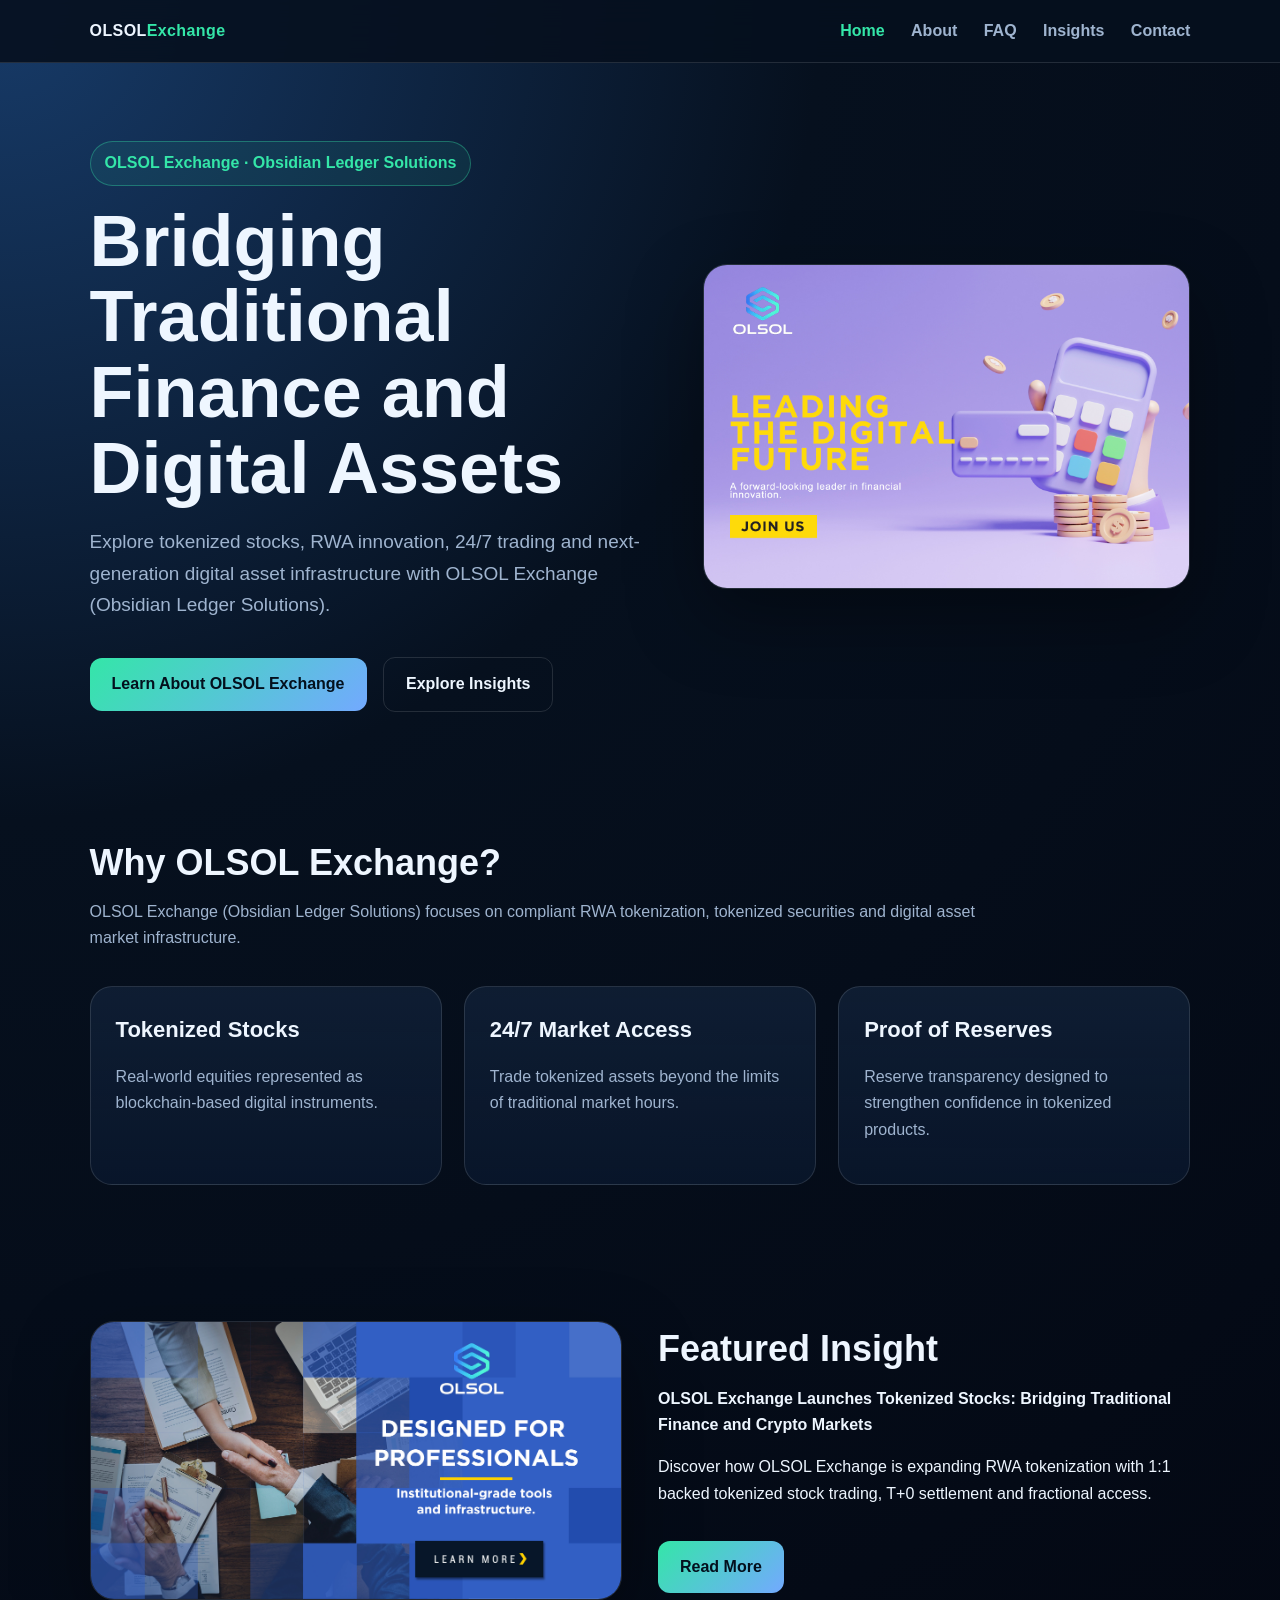
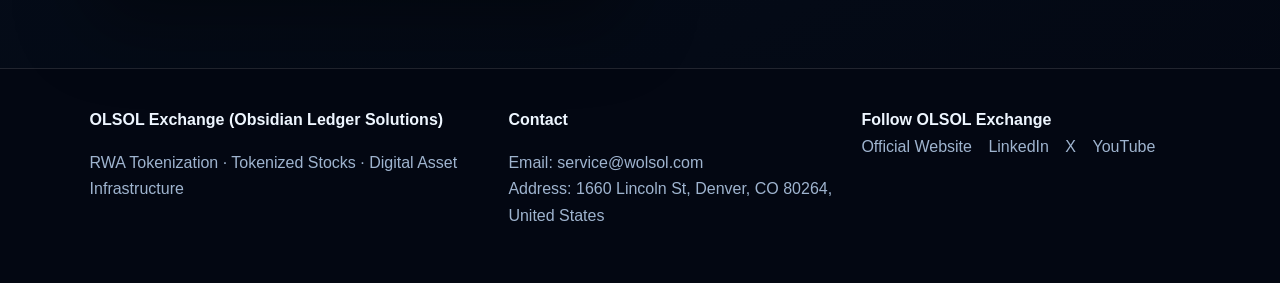
<file: index.html>
<!DOCTYPE html>
<html lang="en">
<head>
  <meta charset="UTF-8">
  <meta name="viewport" content="width=device-width, initial-scale=1.0">
  <meta name="google-site-verification" content="FV1u1-EWbYl-X4p_PmY4o0ksnk9CqmirCKPtQ-bLPhg" />
  <title>OLSOL Exchange (Obsidian Ledger Solutions) | RWA Tokenization & Tokenized Stocks</title>
  <meta name="description" content="OLSOL Exchange (Obsidian Ledger Solutions) provides digital asset infrastructure, tokenized stocks, RWA tokenization and 24/7 trading access.">
  <link rel="stylesheet" href="style.css">
</head>
<body>

<header class="navbar">
  <a class="logo" href="index.html">OLSOL<span>Exchange</span></a>
  <nav class="nav"><a href="index.html" class="active">Home</a>
<a href="about.html" class="">About</a>
<a href="faq.html" class="">FAQ</a>
<a href="insights.html" class="">Insights</a>
<a href="contact.html" class="">Contact</a></nav>
</header>


<section class="hero">
  <div>
    <div class="badge">OLSOL Exchange · Obsidian Ledger Solutions</div>
    <h1>Bridging Traditional Finance and Digital Assets</h1>
    <p>Explore tokenized stocks, RWA innovation, 24/7 trading and next-generation digital asset infrastructure with OLSOL Exchange (Obsidian Ledger Solutions).</p>
    <a class="btn" href="about.html">Learn About OLSOL Exchange</a>
    <a class="btn secondary" href="insights.html">Explore Insights</a>
  </div>
  <img class="image-card" src="poster-1.jpg" alt="OLSOL Exchange Obsidian Ledger Solutions tokenized stocks">
</section>
<section class="section">
  <h2>Why OLSOL Exchange?</h2>
  <p>OLSOL Exchange (Obsidian Ledger Solutions) focuses on compliant RWA tokenization, tokenized securities and digital asset market infrastructure.</p>
  <div class="grid">
    <div class="card"><h3>Tokenized Stocks</h3><p>Real-world equities represented as blockchain-based digital instruments.</p></div>
    <div class="card"><h3>24/7 Market Access</h3><p>Trade tokenized assets beyond the limits of traditional market hours.</p></div>
    <div class="card"><h3>Proof of Reserves</h3><p>Reserve transparency designed to strengthen confidence in tokenized products.</p></div>
  </div>
</section>
<section class="section split">
  <img class="image-card" src="poster-2.jpg" alt="OLSOL Exchange RWA tokenization platform">
  <div>
    <h2>Featured Insight</h2>
    <p><strong>OLSOL Exchange Launches Tokenized Stocks: Bridging Traditional Finance and Crypto Markets</strong></p>
    <p>Discover how OLSOL Exchange is expanding RWA tokenization with 1:1 backed tokenized stock trading, T+0 settlement and fractional access.</p>
    <a class="btn" href="insights/olsol-exchange-tokenized-stocks-launch.html">Read More</a>
  </div>
</section>


<footer class="footer">
  <div>
    <strong>OLSOL Exchange (Obsidian Ledger Solutions)</strong>
    <p>RWA Tokenization · Tokenized Stocks · Digital Asset Infrastructure</p>
  </div>
  <div>
    <strong>Contact</strong>
    <p>Email: service@wolsol.com<br>Address: 1660 Lincoln St, Denver, CO 80264, United States</p>
  </div>
  <div>
    <strong>Follow OLSOL Exchange</strong><br>
    <a href="https://web.wolsol.com/">Official Website</a>
    <a href="https://www.linkedin.com/company/olsol-exchange-obsidian-ledger-solutions">LinkedIn</a>
    <a href="https://x.com/ObsidianLedger_">X</a>
    <a href="https://www.youtube.com/@OLSOLExchangeObsidianLedge-d2q">YouTube</a>
  </div>
</footer>

</body>
</html>
</file>
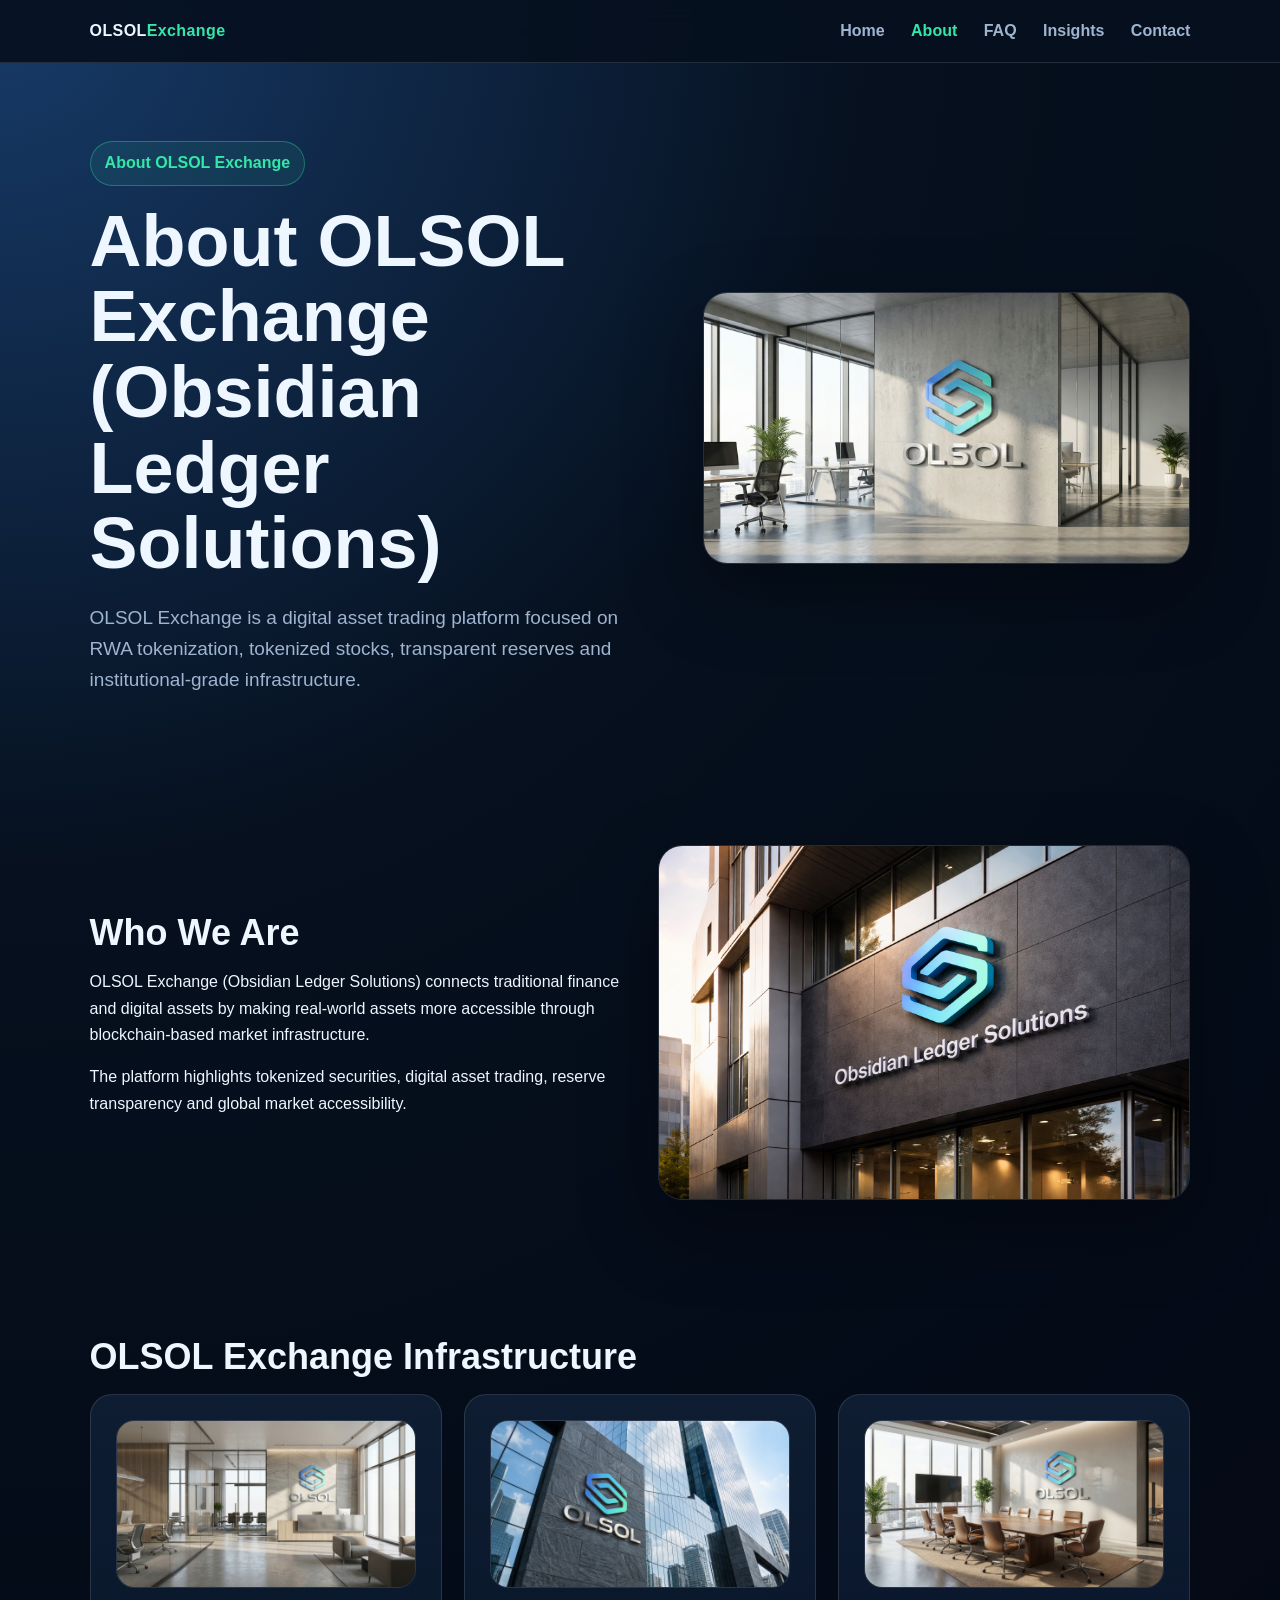
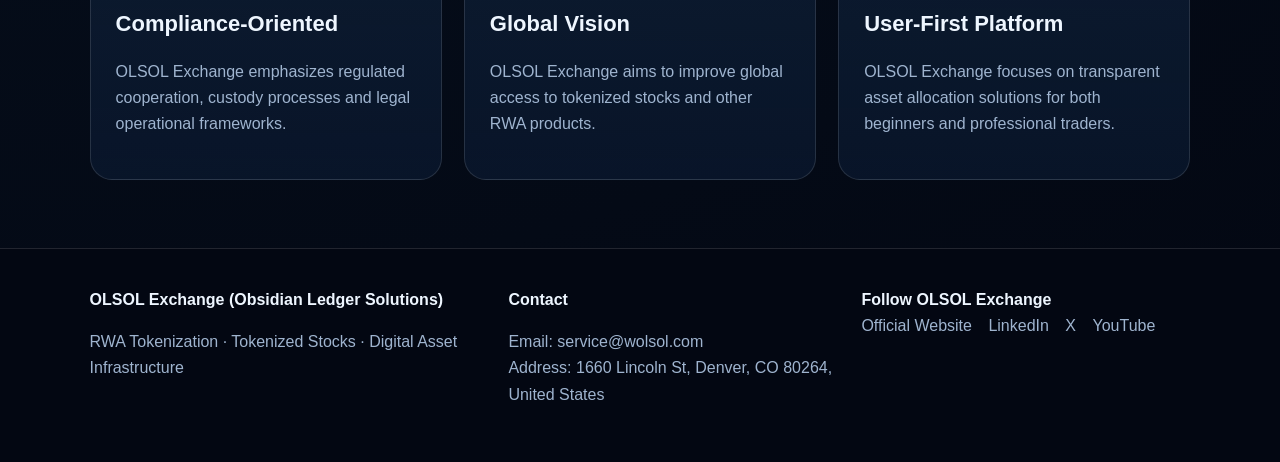
<file: about.html>
<!DOCTYPE html>
<html lang="en">
<head>
  <meta charset="UTF-8">
  <meta name="viewport" content="width=device-width, initial-scale=1.0">
  <title>About OLSOL Exchange (Obsidian Ledger Solutions)</title>
  <meta name="description" content="Learn about OLSOL Exchange (Obsidian Ledger Solutions), its RWA tokenization vision, digital asset infrastructure and global market access.">
  <link rel="stylesheet" href="style.css">
</head>
<body>

<header class="navbar">
  <a class="logo" href="index.html">OLSOL<span>Exchange</span></a>
  <nav class="nav"><a href="index.html" class="">Home</a>
<a href="about.html" class="active">About</a>
<a href="faq.html" class="">FAQ</a>
<a href="insights.html" class="">Insights</a>
<a href="contact.html" class="">Contact</a></nav>
</header>


<section class="hero">
  <div>
    <div class="badge">About OLSOL Exchange</div>
    <h1>About OLSOL Exchange (Obsidian Ledger Solutions)</h1>
    <p>OLSOL Exchange is a digital asset trading platform focused on RWA tokenization, tokenized stocks, transparent reserves and institutional-grade infrastructure.</p>
  </div>
  <img class="image-card" src="office-1.jpg" alt="OLSOL Exchange Obsidian Ledger Solutions office">
</section>
<section class="section split">
  <div>
    <h2>Who We Are</h2>
    <p>OLSOL Exchange (Obsidian Ledger Solutions) connects traditional finance and digital assets by making real-world assets more accessible through blockchain-based market infrastructure.</p>
    <p>The platform highlights tokenized securities, digital asset trading, reserve transparency and global market accessibility.</p>
  </div>
  <img class="image-card" src="building-1.png" alt="OLSOL Exchange Denver headquarters">
</section>
<section class="section">
  <h2>OLSOL Exchange Infrastructure</h2>
  <div class="grid">
    <div class="card"><img src="office-2.jpg" alt="OLSOL Exchange corporate office"><h3>Compliance-Oriented</h3><p>OLSOL Exchange emphasizes regulated cooperation, custody processes and legal operational frameworks.</p></div>
    <div class="card"><img src="building-2.jpg" alt="Obsidian Ledger Solutions building"><h3>Global Vision</h3><p>OLSOL Exchange aims to improve global access to tokenized stocks and other RWA products.</p></div>
    <div class="card"><img src="meeting-1.png" alt="OLSOL Exchange professional team"><h3>User-First Platform</h3><p>OLSOL Exchange focuses on transparent asset allocation solutions for both beginners and professional traders.</p></div>
  </div>
</section>


<footer class="footer">
  <div>
    <strong>OLSOL Exchange (Obsidian Ledger Solutions)</strong>
    <p>RWA Tokenization · Tokenized Stocks · Digital Asset Infrastructure</p>
  </div>
  <div>
    <strong>Contact</strong>
    <p>Email: service@wolsol.com<br>Address: 1660 Lincoln St, Denver, CO 80264, United States</p>
  </div>
  <div>
    <strong>Follow OLSOL Exchange</strong><br>
    <a href="https://web.wolsol.com/">Official Website</a>
    <a href="https://www.linkedin.com/company/olsol-exchange-obsidian-ledger-solutions">LinkedIn</a>
    <a href="https://x.com/ObsidianLedger_">X</a>
    <a href="https://www.youtube.com/@OLSOLExchangeObsidianLedge-d2q">YouTube</a>
  </div>
</footer>

</body>
</html>
</file>
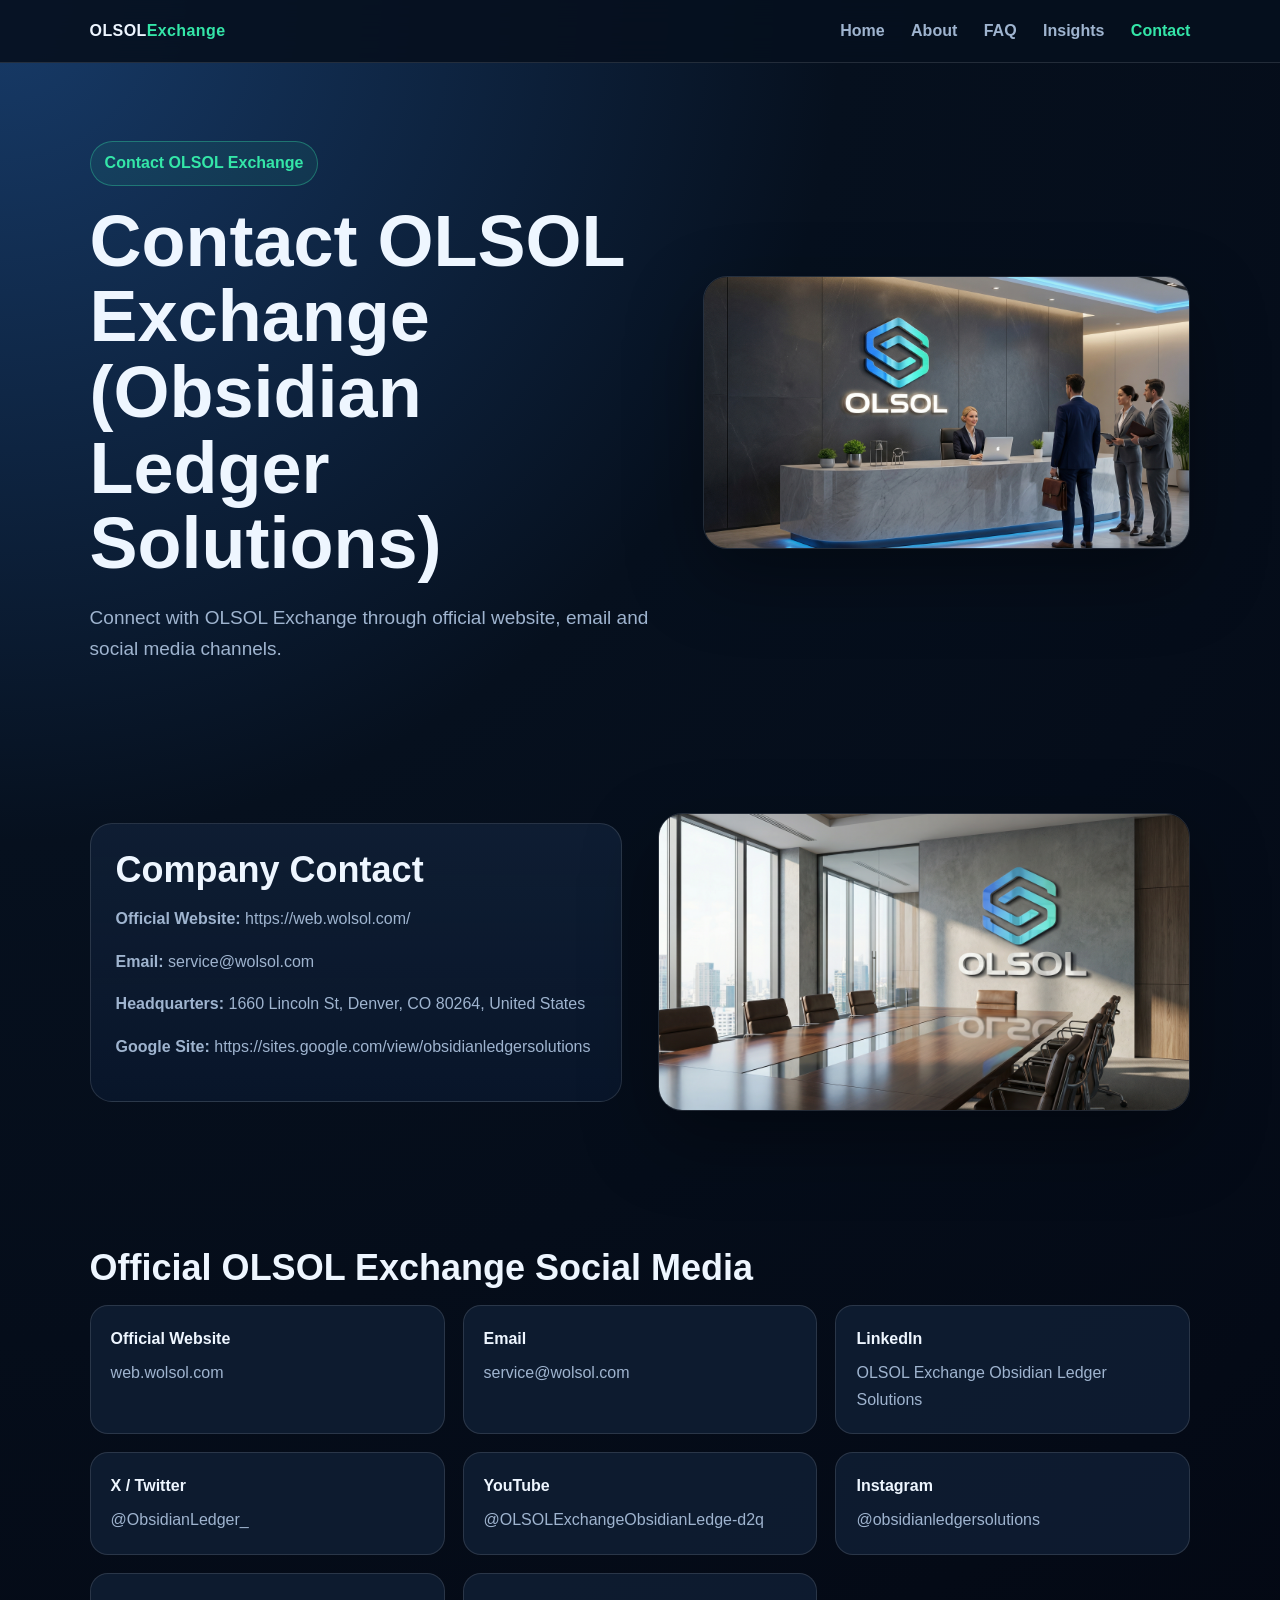
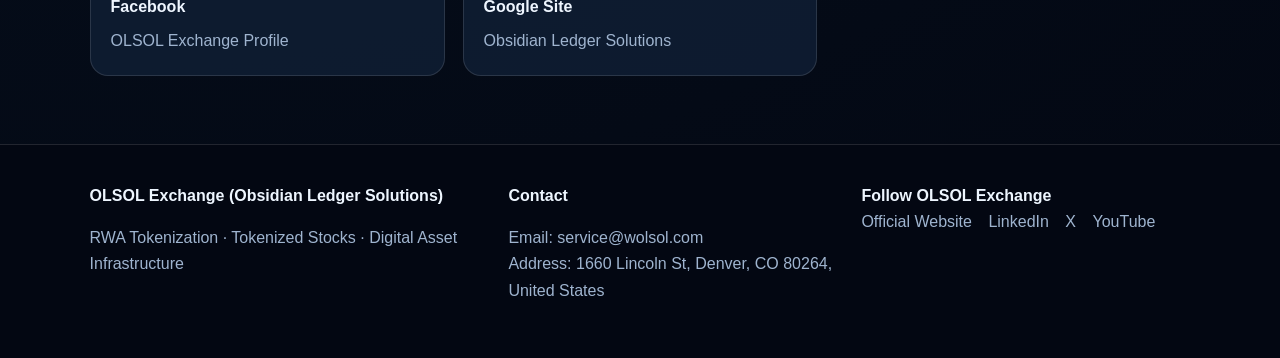
<file: contact.html>
<!DOCTYPE html>
<html lang="en">
<head>
  <meta charset="UTF-8">
  <meta name="viewport" content="width=device-width, initial-scale=1.0">
  <title>Contact OLSOL Exchange (Obsidian Ledger Solutions)</title>
  <meta name="description" content="Contact OLSOL Exchange through official website, email, LinkedIn, X, YouTube, Instagram, Facebook and Google Site.">
  <link rel="stylesheet" href="style.css">
</head>
<body>

<header class="navbar">
  <a class="logo" href="index.html">OLSOL<span>Exchange</span></a>
  <nav class="nav"><a href="index.html" class="">Home</a>
<a href="about.html" class="">About</a>
<a href="faq.html" class="">FAQ</a>
<a href="insights.html" class="">Insights</a>
<a href="contact.html" class="active">Contact</a></nav>
</header>


<section class="hero">
  <div>
    <div class="badge">Contact OLSOL Exchange</div>
    <h1>Contact OLSOL Exchange (Obsidian Ledger Solutions)</h1>
    <p>Connect with OLSOL Exchange through official website, email and social media channels.</p>
  </div>
  <img class="image-card" src="cooperation-1.jpg" alt="Contact OLSOL Exchange Obsidian Ledger Solutions">
</section>
<section class="section split">
  <div class="card">
    <h2>Company Contact</h2>
    <p><strong>Official Website:</strong> https://web.wolsol.com/</p>
    <p><strong>Email:</strong> service@wolsol.com</p>
    <p><strong>Headquarters:</strong> 1660 Lincoln St, Denver, CO 80264, United States</p>
    <p><strong>Google Site:</strong> https://sites.google.com/view/obsidianledgersolutions</p>
  </div>
  <img class="image-card" src="meeting-2.png" alt="OLSOL Exchange contact and business meeting">
</section>
<section class="section">
  <h2>Official OLSOL Exchange Social Media</h2>
  <div class="contact-links">
    <a class="contact-link" href="https://web.wolsol.com/">Official Website<span>web.wolsol.com</span></a>
    <a class="contact-link" href="mailto:service@wolsol.com">Email<span>service@wolsol.com</span></a>
    <a class="contact-link" href="https://www.linkedin.com/company/olsol-exchange-obsidian-ledger-solutions">LinkedIn<span>OLSOL Exchange Obsidian Ledger Solutions</span></a>
    <a class="contact-link" href="https://x.com/ObsidianLedger_">X / Twitter<span>@ObsidianLedger_</span></a>
    <a class="contact-link" href="https://www.youtube.com/@OLSOLExchangeObsidianLedge-d2q">YouTube<span>@OLSOLExchangeObsidianLedge-d2q</span></a>
    <a class="contact-link" href="https://www.instagram.com/obsidianledgersolutions/">Instagram<span>@obsidianledgersolutions</span></a>
    <a class="contact-link" href="https://www.facebook.com/profile.php?id=61572031800081">Facebook<span>OLSOL Exchange Profile</span></a>
    <a class="contact-link" href="https://sites.google.com/view/obsidianledgersolutions">Google Site<span>Obsidian Ledger Solutions</span></a>
  </div>
</section>


<footer class="footer">
  <div>
    <strong>OLSOL Exchange (Obsidian Ledger Solutions)</strong>
    <p>RWA Tokenization · Tokenized Stocks · Digital Asset Infrastructure</p>
  </div>
  <div>
    <strong>Contact</strong>
    <p>Email: service@wolsol.com<br>Address: 1660 Lincoln St, Denver, CO 80264, United States</p>
  </div>
  <div>
    <strong>Follow OLSOL Exchange</strong><br>
    <a href="https://web.wolsol.com/">Official Website</a>
    <a href="https://www.linkedin.com/company/olsol-exchange-obsidian-ledger-solutions">LinkedIn</a>
    <a href="https://x.com/ObsidianLedger_">X</a>
    <a href="https://www.youtube.com/@OLSOLExchangeObsidianLedge-d2q">YouTube</a>
  </div>
</footer>

</body>
</html>
</file>
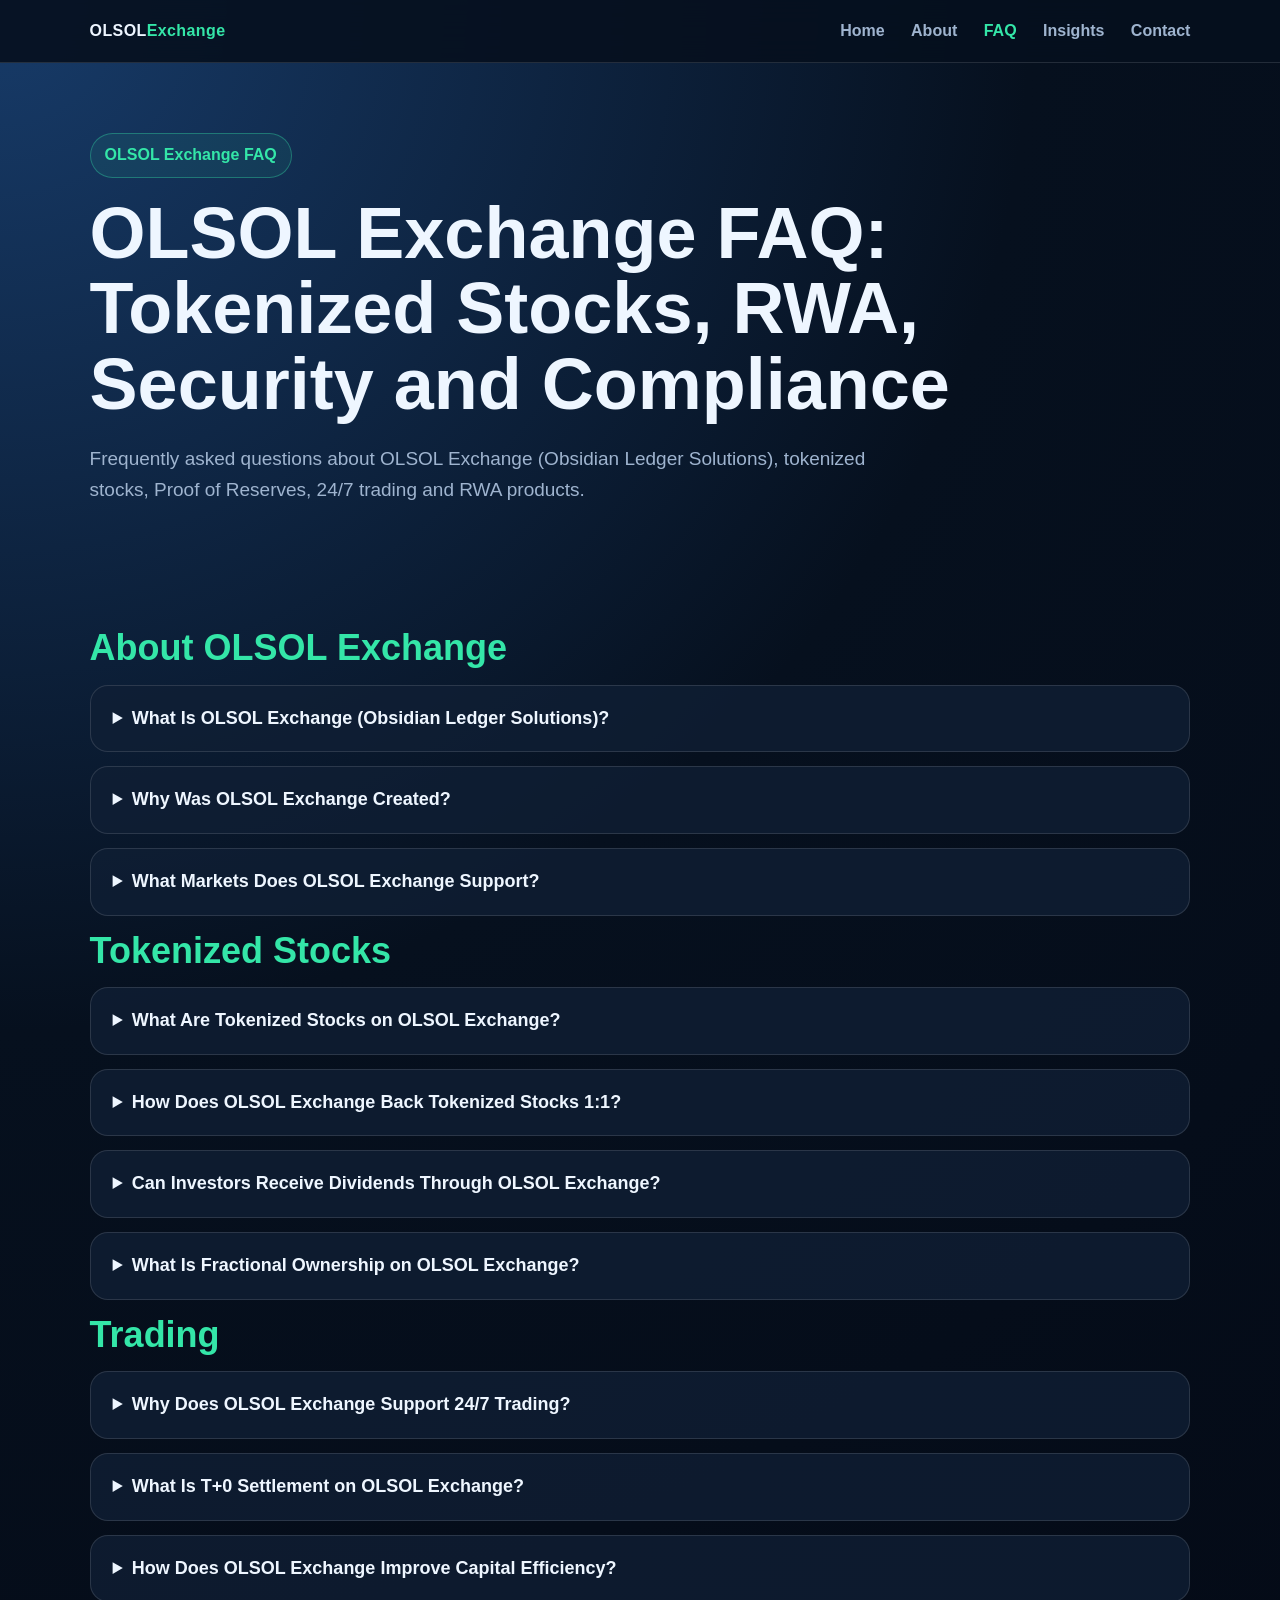
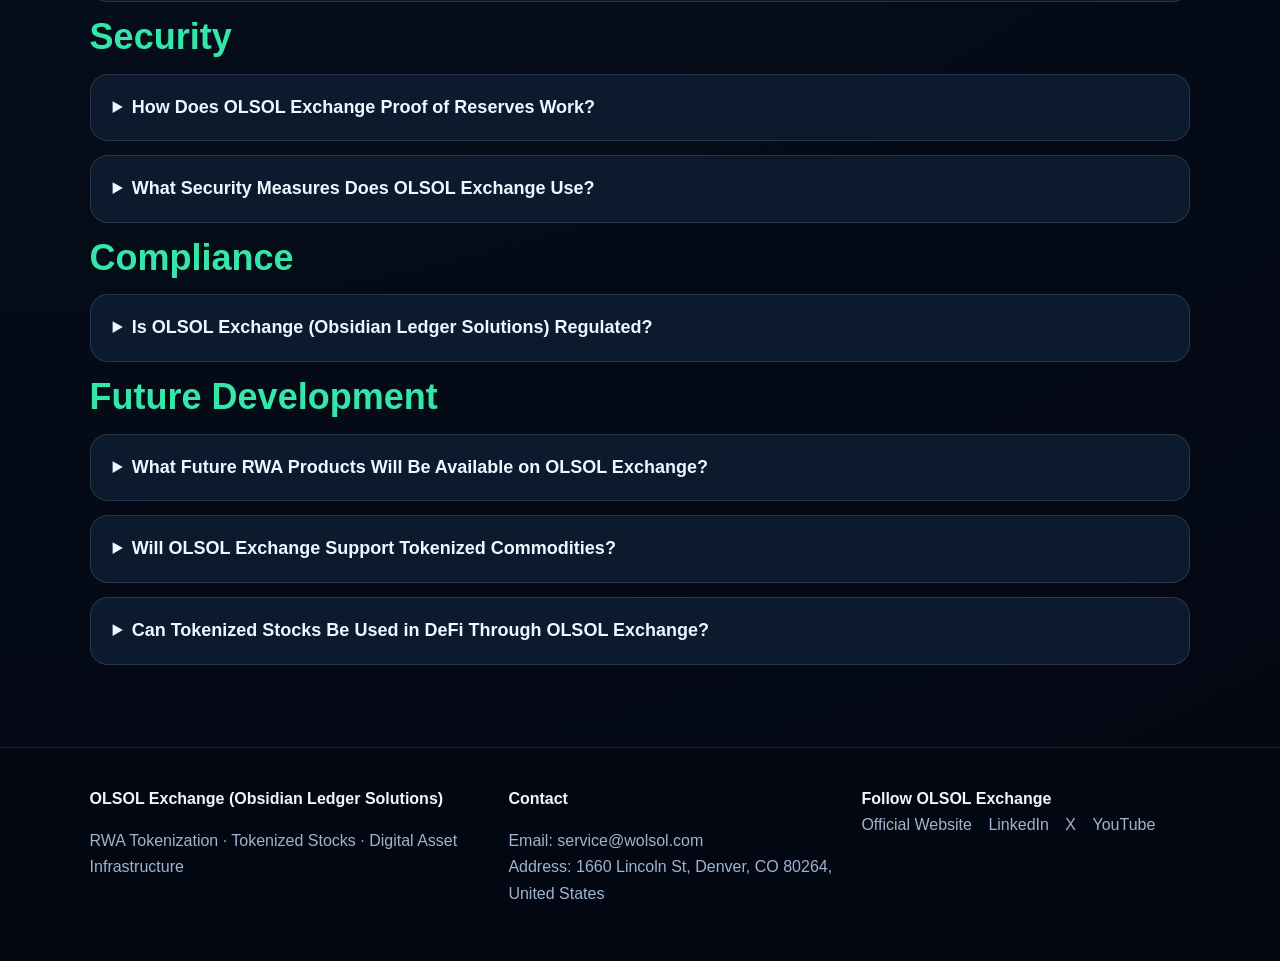
<file: faq.html>
<!DOCTYPE html>
<html lang="en">
<head>
  <meta charset="UTF-8">
  <meta name="viewport" content="width=device-width, initial-scale=1.0">
  <title>OLSOL Exchange FAQ | Tokenized Stocks, RWA & Security</title>
  <meta name="description" content="FAQ about OLSOL Exchange (Obsidian Ledger Solutions), tokenized stocks, RWA, Proof of Reserves, compliance and security.">
  <link rel="stylesheet" href="style.css">
</head>
<body>

<header class="navbar">
  <a class="logo" href="index.html">OLSOL<span>Exchange</span></a>
  <nav class="nav"><a href="index.html" class="">Home</a>
<a href="about.html" class="">About</a>
<a href="faq.html" class="active">FAQ</a>
<a href="insights.html" class="">Insights</a>
<a href="contact.html" class="">Contact</a></nav>
</header>


<section class="page-title">
  <div class="badge">OLSOL Exchange FAQ</div>
  <h1>OLSOL Exchange FAQ: Tokenized Stocks, RWA, Security and Compliance</h1>
  <p>Frequently asked questions about OLSOL Exchange (Obsidian Ledger Solutions), tokenized stocks, Proof of Reserves, 24/7 trading and RWA products.</p>
</section>
<section class="section faq">
<h2 class="faq-category">About OLSOL Exchange</h2>
<details><summary>What Is OLSOL Exchange (Obsidian Ledger Solutions)?</summary><p>OLSOL Exchange (Obsidian Ledger Solutions) is a digital asset trading platform focused on crypto assets, RWA tokenized products and tokenized stock trading infrastructure.</p></details>
<details><summary>Why Was OLSOL Exchange Created?</summary><p>OLSOL Exchange was created to bridge traditional finance and digital assets, making global market access more flexible, programmable and transparent.</p></details>
<details><summary>What Markets Does OLSOL Exchange Support?</summary><p>OLSOL Exchange supports major crypto assets, RWA tokenized products, tokenized stocks and advanced derivatives-related services.</p></details>
<h2 class="faq-category">Tokenized Stocks</h2>
<details><summary>What Are Tokenized Stocks on OLSOL Exchange?</summary><p>Tokenized stocks on OLSOL Exchange are blockchain-based digital representations of real underlying equities, such as U.S. or Hong Kong listed shares.</p></details>
<details><summary>How Does OLSOL Exchange Back Tokenized Stocks 1:1?</summary><p>OLSOL Exchange describes a 1:1 reserve model where each tokenized stock corresponds to real shares held through regulated custody arrangements.</p></details>
<details><summary>Can Investors Receive Dividends Through OLSOL Exchange?</summary><p>Tokenized stock holders may benefit from dividend-related distributions through automated mechanisms designed to preserve the economic characteristics of traditional equities.</p></details>
<details><summary>What Is Fractional Ownership on OLSOL Exchange?</summary><p>Fractional ownership on OLSOL Exchange allows users to access high-value assets in smaller units, lowering capital barriers for global investors.</p></details>
<h2 class="faq-category">Trading</h2>
<details><summary>Why Does OLSOL Exchange Support 24/7 Trading?</summary><p>OLSOL Exchange supports 24/7 trading because blockchain-based markets are not limited by traditional exchange hours, weekends or holidays.</p></details>
<details><summary>What Is T+0 Settlement on OLSOL Exchange?</summary><p>T+0 settlement on OLSOL Exchange means ownership transfer and fund settlement can occur much faster than traditional securities settlement cycles.</p></details>
<details><summary>How Does OLSOL Exchange Improve Capital Efficiency?</summary><p>By using digital asset infrastructure, OLSOL Exchange aims to reduce delayed settlement, improve liquidity efficiency and support faster market response.</p></details>
<h2 class="faq-category">Security</h2>
<details><summary>How Does OLSOL Exchange Proof of Reserves Work?</summary><p>OLSOL Exchange Proof of Reserves uses reserve verification concepts such as Merkle Tree structures to help users compare token circulation with reserve data.</p></details>
<details><summary>What Security Measures Does OLSOL Exchange Use?</summary><p>OLSOL Exchange highlights multi-signature cold storage, hot/cold wallet segregation, HSM encryption, 2FA and AI-based behavior monitoring.</p></details>
<h2 class="faq-category">Compliance</h2>
<details><summary>Is OLSOL Exchange (Obsidian Ledger Solutions) Regulated?</summary><p>OLSOL Exchange states that it works with compliance-oriented entities and licensing frameworks, including MSB, NFA-related membership and VASP-related development.</p></details>
<h2 class="faq-category">Future Development</h2>
<details><summary>What Future RWA Products Will Be Available on OLSOL Exchange?</summary><p>OLSOL Exchange’s RWA roadmap includes tokenized commodities, tokenized Treasury products and DeFi collateral integrations.</p></details>
<details><summary>Will OLSOL Exchange Support Tokenized Commodities?</summary><p>OLSOL Exchange’s roadmap includes tokenized gold, oil and silver as potential future RWA product categories.</p></details>
<details><summary>Can Tokenized Stocks Be Used in DeFi Through OLSOL Exchange?</summary><p>OLSOL Exchange plans to explore DeFi integration where tokenized stocks may be used as collateral for lending and other on-chain financial use cases.</p></details>
</section>

<footer class="footer">
  <div>
    <strong>OLSOL Exchange (Obsidian Ledger Solutions)</strong>
    <p>RWA Tokenization · Tokenized Stocks · Digital Asset Infrastructure</p>
  </div>
  <div>
    <strong>Contact</strong>
    <p>Email: service@wolsol.com<br>Address: 1660 Lincoln St, Denver, CO 80264, United States</p>
  </div>
  <div>
    <strong>Follow OLSOL Exchange</strong><br>
    <a href="https://web.wolsol.com/">Official Website</a>
    <a href="https://www.linkedin.com/company/olsol-exchange-obsidian-ledger-solutions">LinkedIn</a>
    <a href="https://x.com/ObsidianLedger_">X</a>
    <a href="https://www.youtube.com/@OLSOLExchangeObsidianLedge-d2q">YouTube</a>
  </div>
</footer>

</body>
</html>
</file>
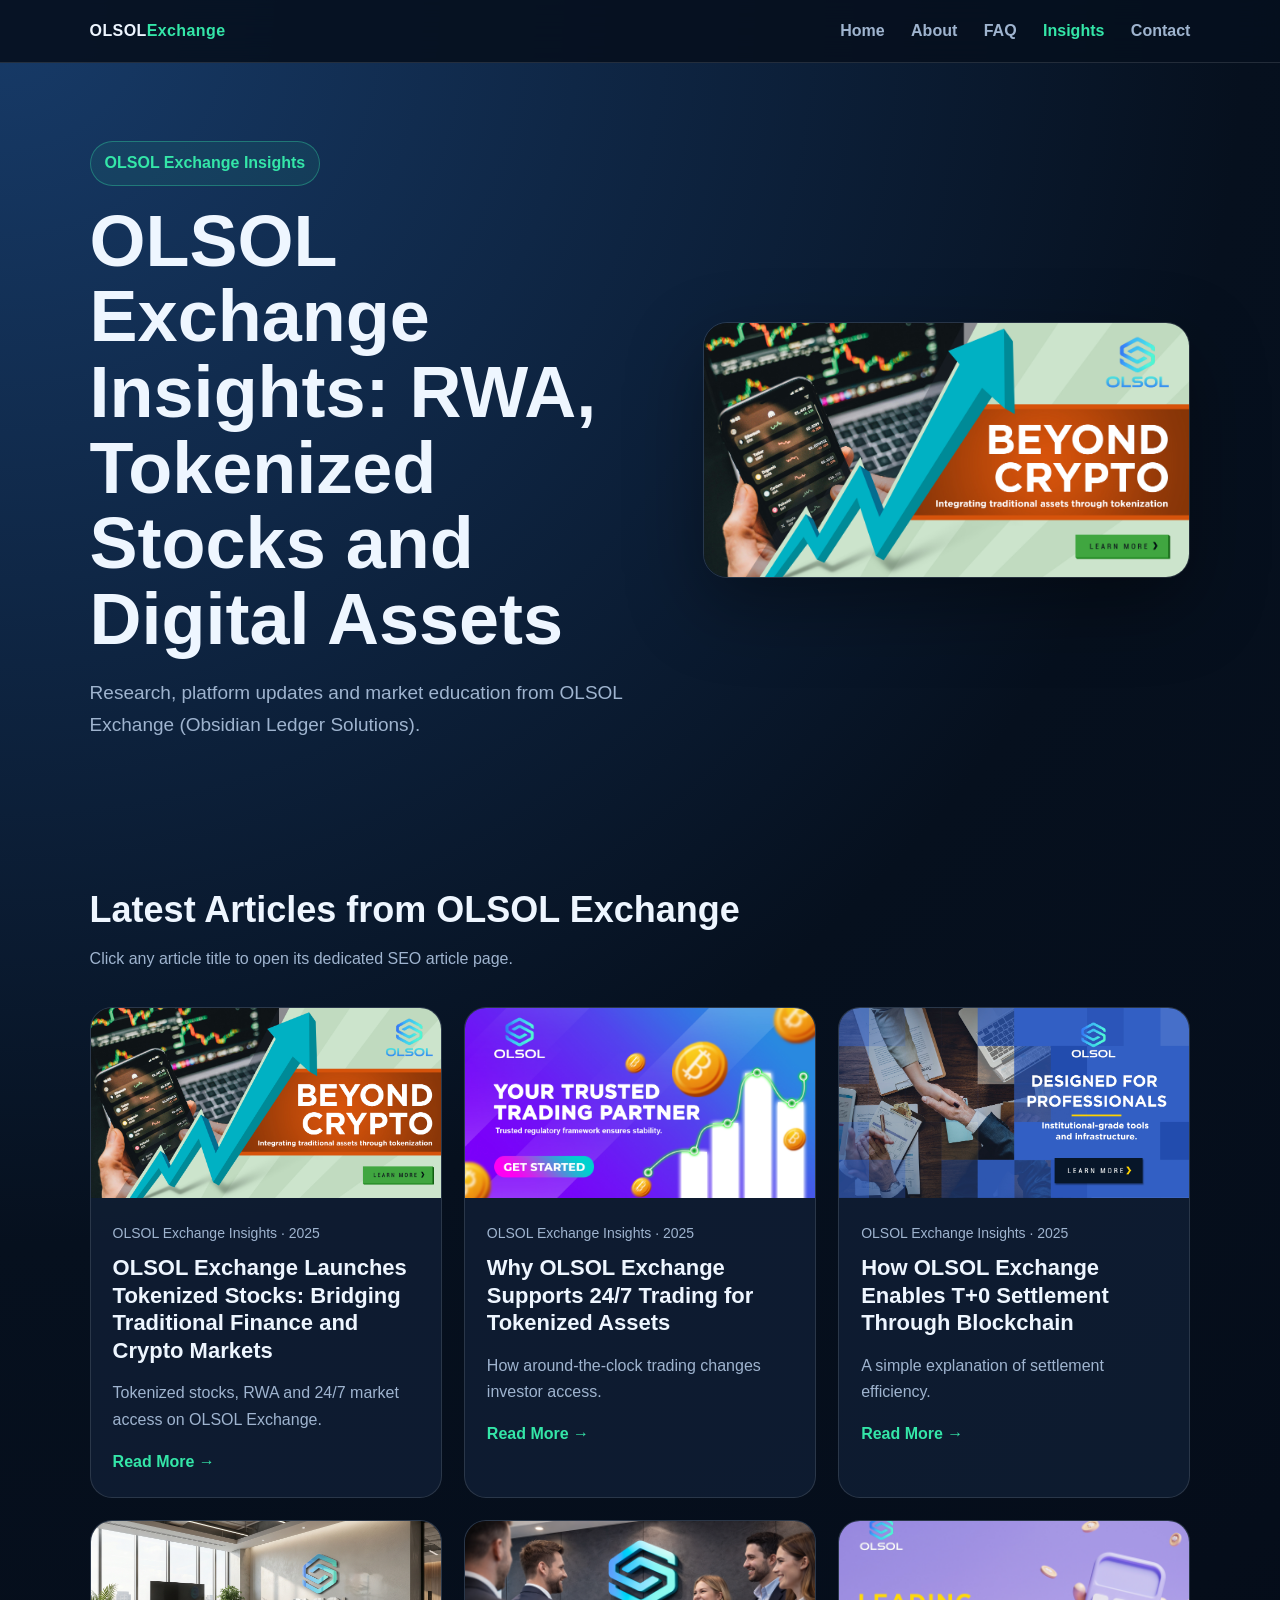
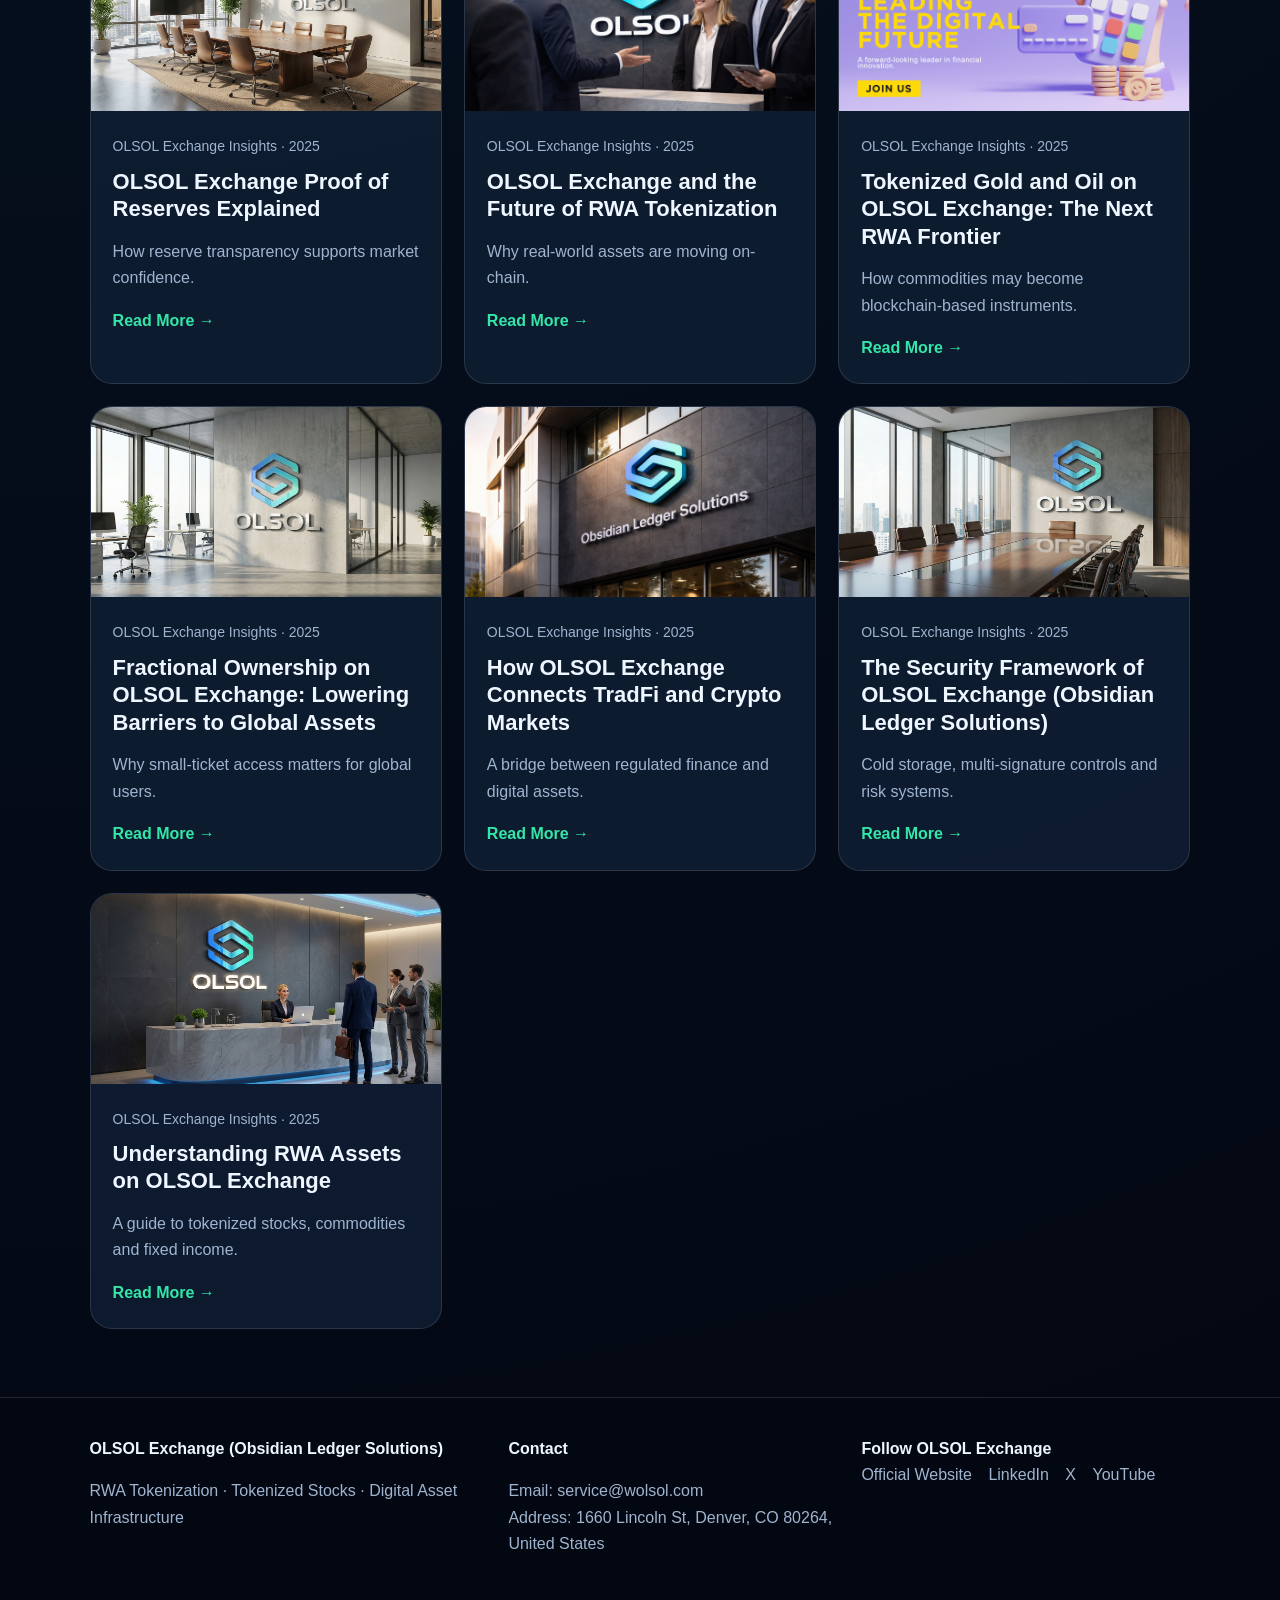
<file: insights.html>
<!DOCTYPE html>
<html lang="en">
<head>
  <meta charset="UTF-8">
  <meta name="viewport" content="width=device-width, initial-scale=1.0">
  <title>OLSOL Exchange Insights | RWA, Tokenized Stocks & Digital Assets</title>
  <meta name="description" content="OLSOL Exchange Insights covers RWA tokenization, tokenized stocks, Proof of Reserves, 24/7 trading and digital asset market infrastructure.">
  <link rel="stylesheet" href="style.css">
</head>
<body>

<header class="navbar">
  <a class="logo" href="index.html">OLSOL<span>Exchange</span></a>
  <nav class="nav"><a href="index.html" class="">Home</a>
<a href="about.html" class="">About</a>
<a href="faq.html" class="">FAQ</a>
<a href="insights.html" class="active">Insights</a>
<a href="contact.html" class="">Contact</a></nav>
</header>


<section class="hero">
  <div>
    <div class="badge">OLSOL Exchange Insights</div>
    <h1>OLSOL Exchange Insights: RWA, Tokenized Stocks and Digital Assets</h1>
    <p>Research, platform updates and market education from OLSOL Exchange (Obsidian Ledger Solutions).</p>
  </div>
  <img class="image-card" src="poster-3.jpg" alt="OLSOL Exchange Insights RWA tokenization">
</section>
<section class="section">
  <h2>Latest Articles from OLSOL Exchange</h2>
  <p>Click any article title to open its dedicated SEO article page.</p>
  <div class="article-list">
<a class="article-card" href="insights/olsol-exchange-tokenized-stocks-launch.html">
  <img src="poster-3.jpg" alt="OLSOL Exchange Launches Tokenized Stocks: Bridging Traditional Finance and Crypto Markets">
  <div>
    <span class="article-meta">OLSOL Exchange Insights · 2025</span>
    <h3>OLSOL Exchange Launches Tokenized Stocks: Bridging Traditional Finance and Crypto Markets</h3>
    <p>Tokenized stocks, RWA and 24/7 market access on OLSOL Exchange.</p>
    <span class="read-more">Read More →</span>
  </div>
</a>

<a class="article-card" href="insights/why-olsol-exchange-supports-24-7-trading.html">
  <img src="poster-4.jpg" alt="Why OLSOL Exchange Supports 24/7 Trading for Tokenized Assets">
  <div>
    <span class="article-meta">OLSOL Exchange Insights · 2025</span>
    <h3>Why OLSOL Exchange Supports 24/7 Trading for Tokenized Assets</h3>
    <p>How around-the-clock trading changes investor access.</p>
    <span class="read-more">Read More →</span>
  </div>
</a>

<a class="article-card" href="insights/how-olsol-exchange-enables-t0-settlement.html">
  <img src="poster-2.jpg" alt="How OLSOL Exchange Enables T+0 Settlement Through Blockchain">
  <div>
    <span class="article-meta">OLSOL Exchange Insights · 2025</span>
    <h3>How OLSOL Exchange Enables T+0 Settlement Through Blockchain</h3>
    <p>A simple explanation of settlement efficiency.</p>
    <span class="read-more">Read More →</span>
  </div>
</a>

<a class="article-card" href="insights/olsol-exchange-proof-of-reserves-explained.html">
  <img src="meeting-1.png" alt="OLSOL Exchange Proof of Reserves Explained">
  <div>
    <span class="article-meta">OLSOL Exchange Insights · 2025</span>
    <h3>OLSOL Exchange Proof of Reserves Explained</h3>
    <p>How reserve transparency supports market confidence.</p>
    <span class="read-more">Read More →</span>
  </div>
</a>

<a class="article-card" href="insights/olsol-exchange-rwa-tokenization-future.html">
  <img src="cooperation-2.png" alt="OLSOL Exchange and the Future of RWA Tokenization">
  <div>
    <span class="article-meta">OLSOL Exchange Insights · 2025</span>
    <h3>OLSOL Exchange and the Future of RWA Tokenization</h3>
    <p>Why real-world assets are moving on-chain.</p>
    <span class="read-more">Read More →</span>
  </div>
</a>

<a class="article-card" href="insights/tokenized-gold-and-oil-on-olsol-exchange.html">
  <img src="poster-1.jpg" alt="Tokenized Gold and Oil on OLSOL Exchange: The Next RWA Frontier">
  <div>
    <span class="article-meta">OLSOL Exchange Insights · 2025</span>
    <h3>Tokenized Gold and Oil on OLSOL Exchange: The Next RWA Frontier</h3>
    <p>How commodities may become blockchain-based instruments.</p>
    <span class="read-more">Read More →</span>
  </div>
</a>

<a class="article-card" href="insights/fractional-ownership-on-olsol-exchange.html">
  <img src="office-1.jpg" alt="Fractional Ownership on OLSOL Exchange: Lowering Barriers to Global Assets">
  <div>
    <span class="article-meta">OLSOL Exchange Insights · 2025</span>
    <h3>Fractional Ownership on OLSOL Exchange: Lowering Barriers to Global Assets</h3>
    <p>Why small-ticket access matters for global users.</p>
    <span class="read-more">Read More →</span>
  </div>
</a>

<a class="article-card" href="insights/how-olsol-exchange-connects-tradfi-and-crypto.html">
  <img src="building-1.png" alt="How OLSOL Exchange Connects TradFi and Crypto Markets">
  <div>
    <span class="article-meta">OLSOL Exchange Insights · 2025</span>
    <h3>How OLSOL Exchange Connects TradFi and Crypto Markets</h3>
    <p>A bridge between regulated finance and digital assets.</p>
    <span class="read-more">Read More →</span>
  </div>
</a>

<a class="article-card" href="insights/security-framework-of-olsol-exchange.html">
  <img src="meeting-2.png" alt="The Security Framework of OLSOL Exchange (Obsidian Ledger Solutions)">
  <div>
    <span class="article-meta">OLSOL Exchange Insights · 2025</span>
    <h3>The Security Framework of OLSOL Exchange (Obsidian Ledger Solutions)</h3>
    <p>Cold storage, multi-signature controls and risk systems.</p>
    <span class="read-more">Read More →</span>
  </div>
</a>

<a class="article-card" href="insights/understanding-rwa-assets-on-olsol-exchange.html">
  <img src="cooperation-1.jpg" alt="Understanding RWA Assets on OLSOL Exchange">
  <div>
    <span class="article-meta">OLSOL Exchange Insights · 2025</span>
    <h3>Understanding RWA Assets on OLSOL Exchange</h3>
    <p>A guide to tokenized stocks, commodities and fixed income.</p>
    <span class="read-more">Read More →</span>
  </div>
</a>
</div>
</section>


<footer class="footer">
  <div>
    <strong>OLSOL Exchange (Obsidian Ledger Solutions)</strong>
    <p>RWA Tokenization · Tokenized Stocks · Digital Asset Infrastructure</p>
  </div>
  <div>
    <strong>Contact</strong>
    <p>Email: service@wolsol.com<br>Address: 1660 Lincoln St, Denver, CO 80264, United States</p>
  </div>
  <div>
    <strong>Follow OLSOL Exchange</strong><br>
    <a href="https://web.wolsol.com/">Official Website</a>
    <a href="https://www.linkedin.com/company/olsol-exchange-obsidian-ledger-solutions">LinkedIn</a>
    <a href="https://x.com/ObsidianLedger_">X</a>
    <a href="https://www.youtube.com/@OLSOLExchangeObsidianLedge-d2q">YouTube</a>
  </div>
</footer>

</body>
</html>
</file>
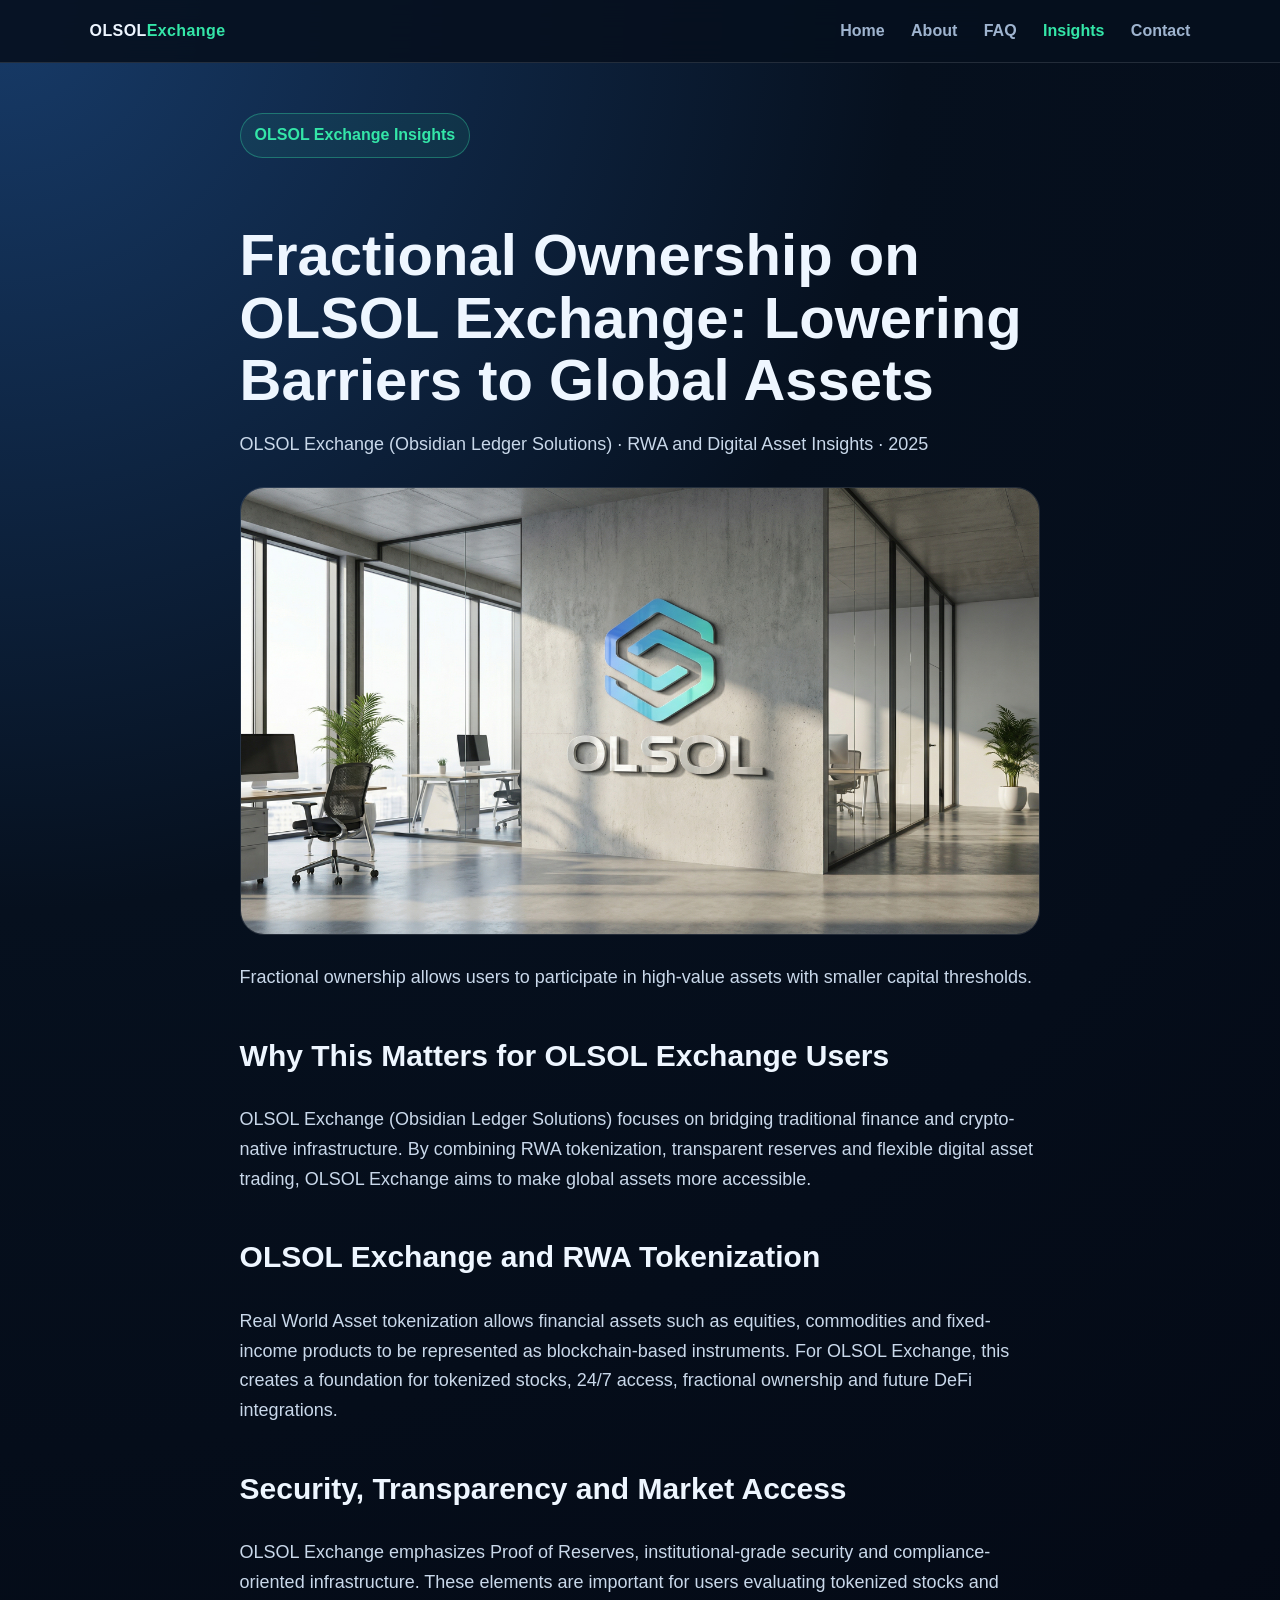
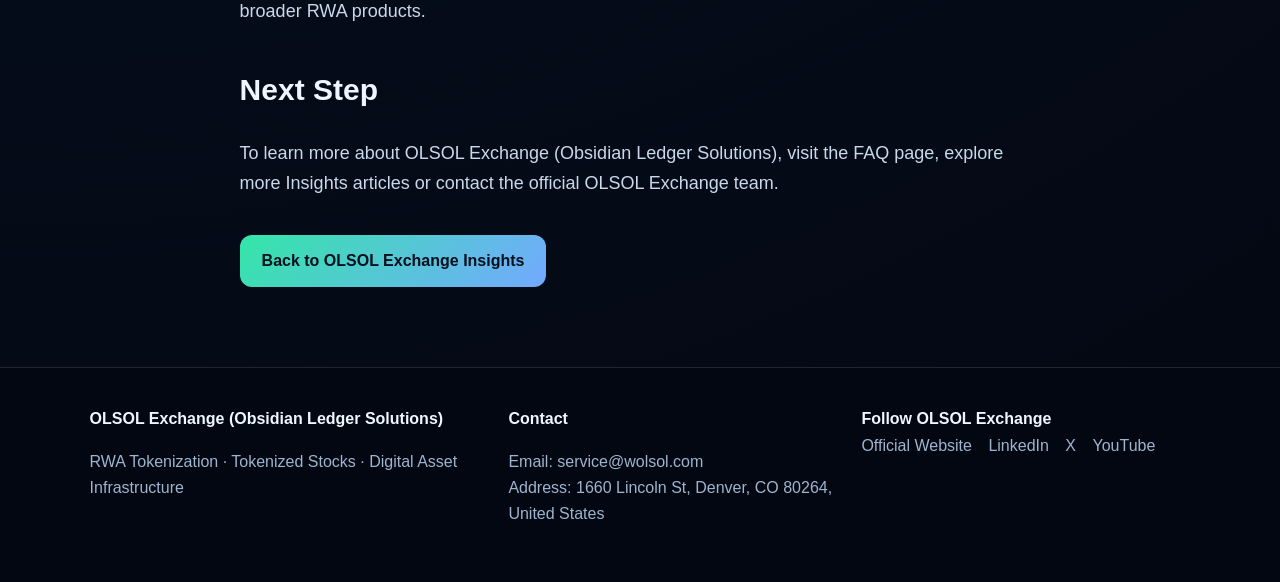
<file: insights/fractional-ownership-on-olsol-exchange.html>
<!DOCTYPE html>
<html lang="en">
<head>
  <meta charset="UTF-8">
  <meta name="viewport" content="width=device-width, initial-scale=1.0">
  <title>Fractional Ownership on OLSOL Exchange: Lowering Barriers to Global Assets</title>
  <meta name="description" content="Why small-ticket access matters for global users.">
  <link rel="stylesheet" href="../style.css">
</head>
<body>

<header class="navbar">
  <a class="logo" href="../index.html">OLSOL<span>Exchange</span></a>
  <nav class="nav"><a href="../index.html" class="">Home</a>
<a href="../about.html" class="">About</a>
<a href="../faq.html" class="">FAQ</a>
<a href="../insights.html" class="active">Insights</a>
<a href="../contact.html" class="">Contact</a></nav>
</header>


<article class="article">
  <div class="badge">OLSOL Exchange Insights</div>
  <h1>Fractional Ownership on OLSOL Exchange: Lowering Barriers to Global Assets</h1>
  <p class="article-meta">OLSOL Exchange (Obsidian Ledger Solutions) · RWA and Digital Asset Insights · 2025</p>
  <img src="../office-1.jpg" alt="Fractional Ownership on OLSOL Exchange: Lowering Barriers to Global Assets">
  <p>Fractional ownership allows users to participate in high-value assets with smaller capital thresholds.</p>
  <h2>Why This Matters for OLSOL Exchange Users</h2>
  <p>OLSOL Exchange (Obsidian Ledger Solutions) focuses on bridging traditional finance and crypto-native infrastructure. By combining RWA tokenization, transparent reserves and flexible digital asset trading, OLSOL Exchange aims to make global assets more accessible.</p>
  <h2>OLSOL Exchange and RWA Tokenization</h2>
  <p>Real World Asset tokenization allows financial assets such as equities, commodities and fixed-income products to be represented as blockchain-based instruments. For OLSOL Exchange, this creates a foundation for tokenized stocks, 24/7 access, fractional ownership and future DeFi integrations.</p>
  <h2>Security, Transparency and Market Access</h2>
  <p>OLSOL Exchange emphasizes Proof of Reserves, institutional-grade security and compliance-oriented infrastructure. These elements are important for users evaluating tokenized stocks and broader RWA products.</p>
  <h2>Next Step</h2>
  <p>To learn more about OLSOL Exchange (Obsidian Ledger Solutions), visit the FAQ page, explore more Insights articles or contact the official OLSOL Exchange team.</p>
  <a class="btn" href="../insights.html">Back to OLSOL Exchange Insights</a>
</article>


<footer class="footer">
  <div>
    <strong>OLSOL Exchange (Obsidian Ledger Solutions)</strong>
    <p>RWA Tokenization · Tokenized Stocks · Digital Asset Infrastructure</p>
  </div>
  <div>
    <strong>Contact</strong>
    <p>Email: service@wolsol.com<br>Address: 1660 Lincoln St, Denver, CO 80264, United States</p>
  </div>
  <div>
    <strong>Follow OLSOL Exchange</strong><br>
    <a href="https://web.wolsol.com/">Official Website</a>
    <a href="https://www.linkedin.com/company/olsol-exchange-obsidian-ledger-solutions">LinkedIn</a>
    <a href="https://x.com/ObsidianLedger_">X</a>
    <a href="https://www.youtube.com/@OLSOLExchangeObsidianLedge-d2q">YouTube</a>
  </div>
</footer>

</body>
</html>
</file>
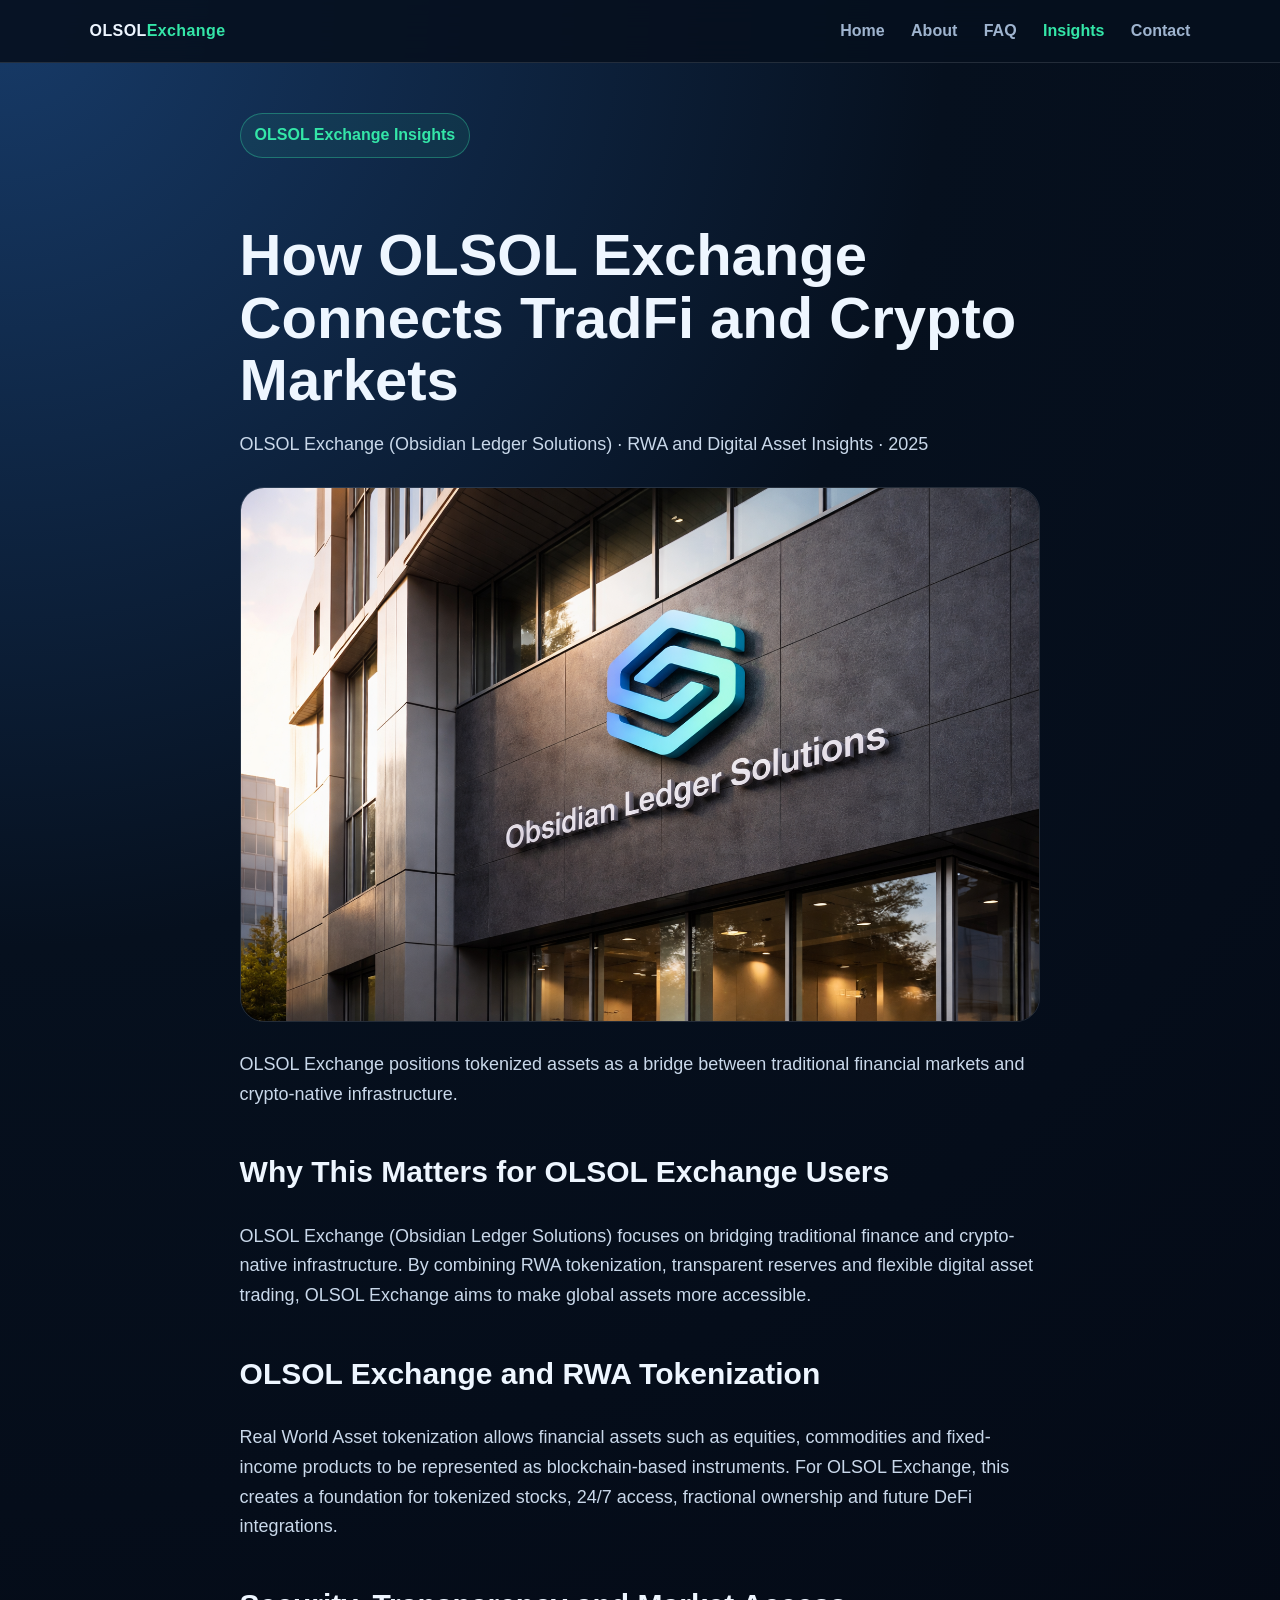
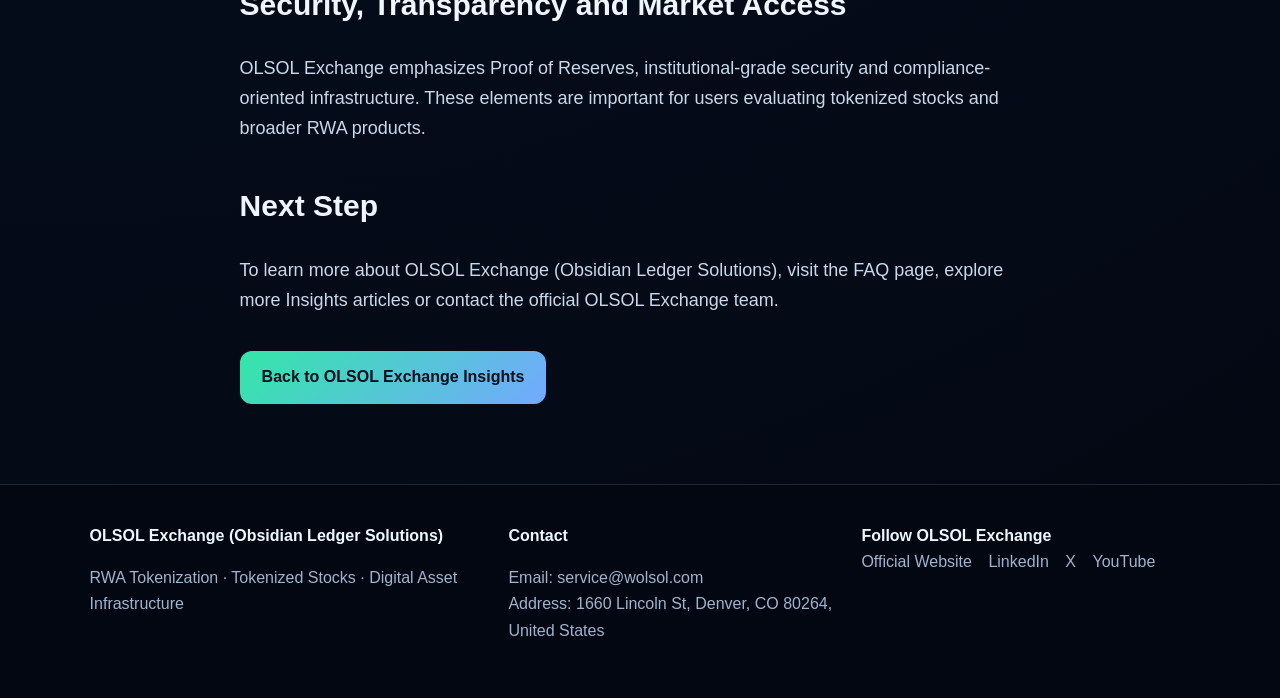
<file: insights/how-olsol-exchange-connects-tradfi-and-crypto.html>
<!DOCTYPE html>
<html lang="en">
<head>
  <meta charset="UTF-8">
  <meta name="viewport" content="width=device-width, initial-scale=1.0">
  <title>How OLSOL Exchange Connects TradFi and Crypto Markets</title>
  <meta name="description" content="A bridge between regulated finance and digital assets.">
  <link rel="stylesheet" href="../style.css">
</head>
<body>

<header class="navbar">
  <a class="logo" href="../index.html">OLSOL<span>Exchange</span></a>
  <nav class="nav"><a href="../index.html" class="">Home</a>
<a href="../about.html" class="">About</a>
<a href="../faq.html" class="">FAQ</a>
<a href="../insights.html" class="active">Insights</a>
<a href="../contact.html" class="">Contact</a></nav>
</header>


<article class="article">
  <div class="badge">OLSOL Exchange Insights</div>
  <h1>How OLSOL Exchange Connects TradFi and Crypto Markets</h1>
  <p class="article-meta">OLSOL Exchange (Obsidian Ledger Solutions) · RWA and Digital Asset Insights · 2025</p>
  <img src="../building-1.png" alt="How OLSOL Exchange Connects TradFi and Crypto Markets">
  <p>OLSOL Exchange positions tokenized assets as a bridge between traditional financial markets and crypto-native infrastructure.</p>
  <h2>Why This Matters for OLSOL Exchange Users</h2>
  <p>OLSOL Exchange (Obsidian Ledger Solutions) focuses on bridging traditional finance and crypto-native infrastructure. By combining RWA tokenization, transparent reserves and flexible digital asset trading, OLSOL Exchange aims to make global assets more accessible.</p>
  <h2>OLSOL Exchange and RWA Tokenization</h2>
  <p>Real World Asset tokenization allows financial assets such as equities, commodities and fixed-income products to be represented as blockchain-based instruments. For OLSOL Exchange, this creates a foundation for tokenized stocks, 24/7 access, fractional ownership and future DeFi integrations.</p>
  <h2>Security, Transparency and Market Access</h2>
  <p>OLSOL Exchange emphasizes Proof of Reserves, institutional-grade security and compliance-oriented infrastructure. These elements are important for users evaluating tokenized stocks and broader RWA products.</p>
  <h2>Next Step</h2>
  <p>To learn more about OLSOL Exchange (Obsidian Ledger Solutions), visit the FAQ page, explore more Insights articles or contact the official OLSOL Exchange team.</p>
  <a class="btn" href="../insights.html">Back to OLSOL Exchange Insights</a>
</article>


<footer class="footer">
  <div>
    <strong>OLSOL Exchange (Obsidian Ledger Solutions)</strong>
    <p>RWA Tokenization · Tokenized Stocks · Digital Asset Infrastructure</p>
  </div>
  <div>
    <strong>Contact</strong>
    <p>Email: service@wolsol.com<br>Address: 1660 Lincoln St, Denver, CO 80264, United States</p>
  </div>
  <div>
    <strong>Follow OLSOL Exchange</strong><br>
    <a href="https://web.wolsol.com/">Official Website</a>
    <a href="https://www.linkedin.com/company/olsol-exchange-obsidian-ledger-solutions">LinkedIn</a>
    <a href="https://x.com/ObsidianLedger_">X</a>
    <a href="https://www.youtube.com/@OLSOLExchangeObsidianLedge-d2q">YouTube</a>
  </div>
</footer>

</body>
</html>
</file>
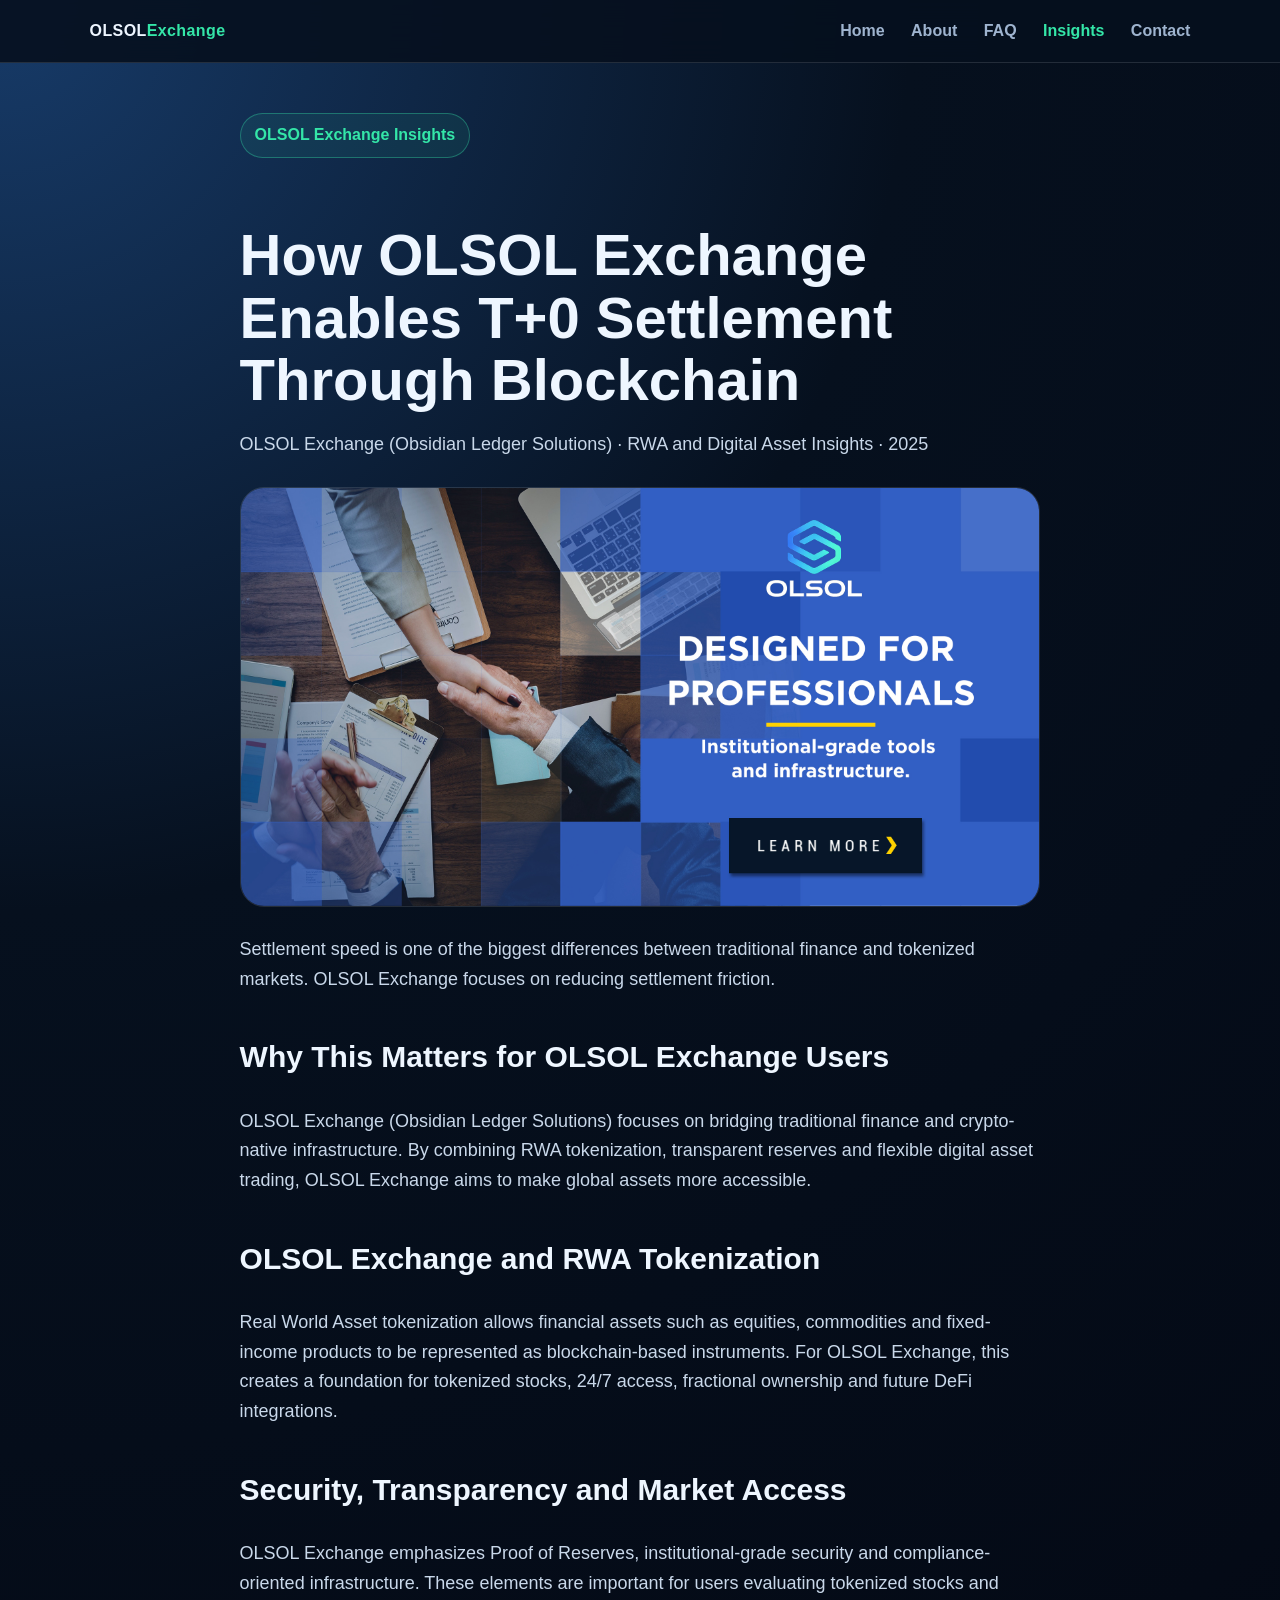
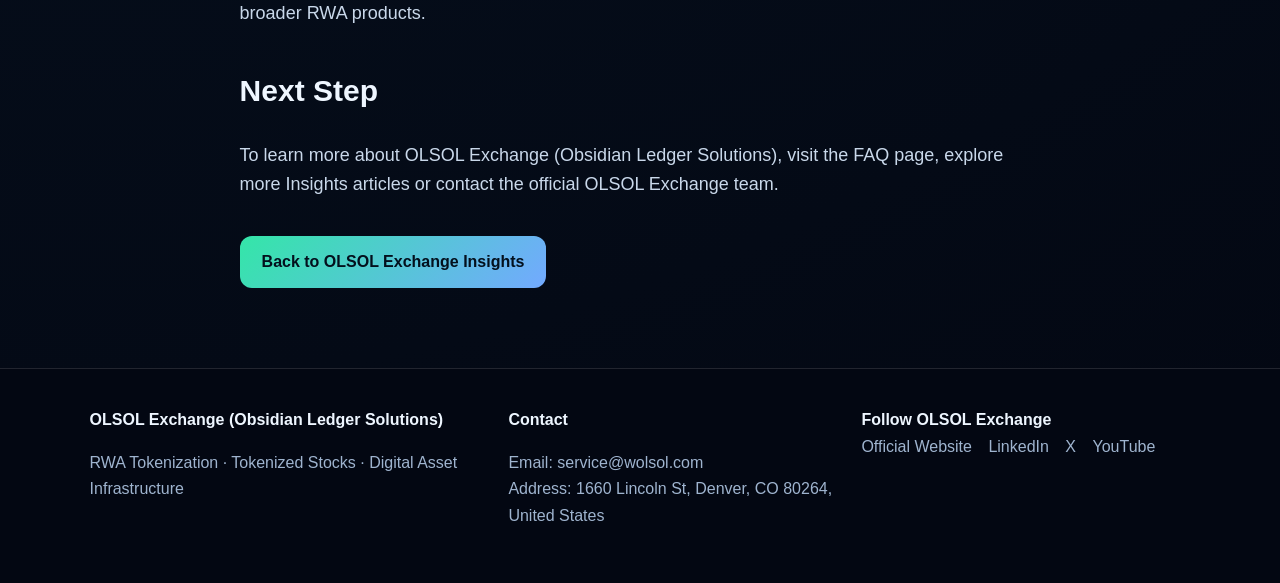
<file: insights/how-olsol-exchange-enables-t0-settlement.html>
<!DOCTYPE html>
<html lang="en">
<head>
  <meta charset="UTF-8">
  <meta name="viewport" content="width=device-width, initial-scale=1.0">
  <title>How OLSOL Exchange Enables T+0 Settlement Through Blockchain</title>
  <meta name="description" content="A simple explanation of settlement efficiency.">
  <link rel="stylesheet" href="../style.css">
</head>
<body>

<header class="navbar">
  <a class="logo" href="../index.html">OLSOL<span>Exchange</span></a>
  <nav class="nav"><a href="../index.html" class="">Home</a>
<a href="../about.html" class="">About</a>
<a href="../faq.html" class="">FAQ</a>
<a href="../insights.html" class="active">Insights</a>
<a href="../contact.html" class="">Contact</a></nav>
</header>


<article class="article">
  <div class="badge">OLSOL Exchange Insights</div>
  <h1>How OLSOL Exchange Enables T+0 Settlement Through Blockchain</h1>
  <p class="article-meta">OLSOL Exchange (Obsidian Ledger Solutions) · RWA and Digital Asset Insights · 2025</p>
  <img src="../poster-2.jpg" alt="How OLSOL Exchange Enables T+0 Settlement Through Blockchain">
  <p>Settlement speed is one of the biggest differences between traditional finance and tokenized markets. OLSOL Exchange focuses on reducing settlement friction.</p>
  <h2>Why This Matters for OLSOL Exchange Users</h2>
  <p>OLSOL Exchange (Obsidian Ledger Solutions) focuses on bridging traditional finance and crypto-native infrastructure. By combining RWA tokenization, transparent reserves and flexible digital asset trading, OLSOL Exchange aims to make global assets more accessible.</p>
  <h2>OLSOL Exchange and RWA Tokenization</h2>
  <p>Real World Asset tokenization allows financial assets such as equities, commodities and fixed-income products to be represented as blockchain-based instruments. For OLSOL Exchange, this creates a foundation for tokenized stocks, 24/7 access, fractional ownership and future DeFi integrations.</p>
  <h2>Security, Transparency and Market Access</h2>
  <p>OLSOL Exchange emphasizes Proof of Reserves, institutional-grade security and compliance-oriented infrastructure. These elements are important for users evaluating tokenized stocks and broader RWA products.</p>
  <h2>Next Step</h2>
  <p>To learn more about OLSOL Exchange (Obsidian Ledger Solutions), visit the FAQ page, explore more Insights articles or contact the official OLSOL Exchange team.</p>
  <a class="btn" href="../insights.html">Back to OLSOL Exchange Insights</a>
</article>


<footer class="footer">
  <div>
    <strong>OLSOL Exchange (Obsidian Ledger Solutions)</strong>
    <p>RWA Tokenization · Tokenized Stocks · Digital Asset Infrastructure</p>
  </div>
  <div>
    <strong>Contact</strong>
    <p>Email: service@wolsol.com<br>Address: 1660 Lincoln St, Denver, CO 80264, United States</p>
  </div>
  <div>
    <strong>Follow OLSOL Exchange</strong><br>
    <a href="https://web.wolsol.com/">Official Website</a>
    <a href="https://www.linkedin.com/company/olsol-exchange-obsidian-ledger-solutions">LinkedIn</a>
    <a href="https://x.com/ObsidianLedger_">X</a>
    <a href="https://www.youtube.com/@OLSOLExchangeObsidianLedge-d2q">YouTube</a>
  </div>
</footer>

</body>
</html>
</file>
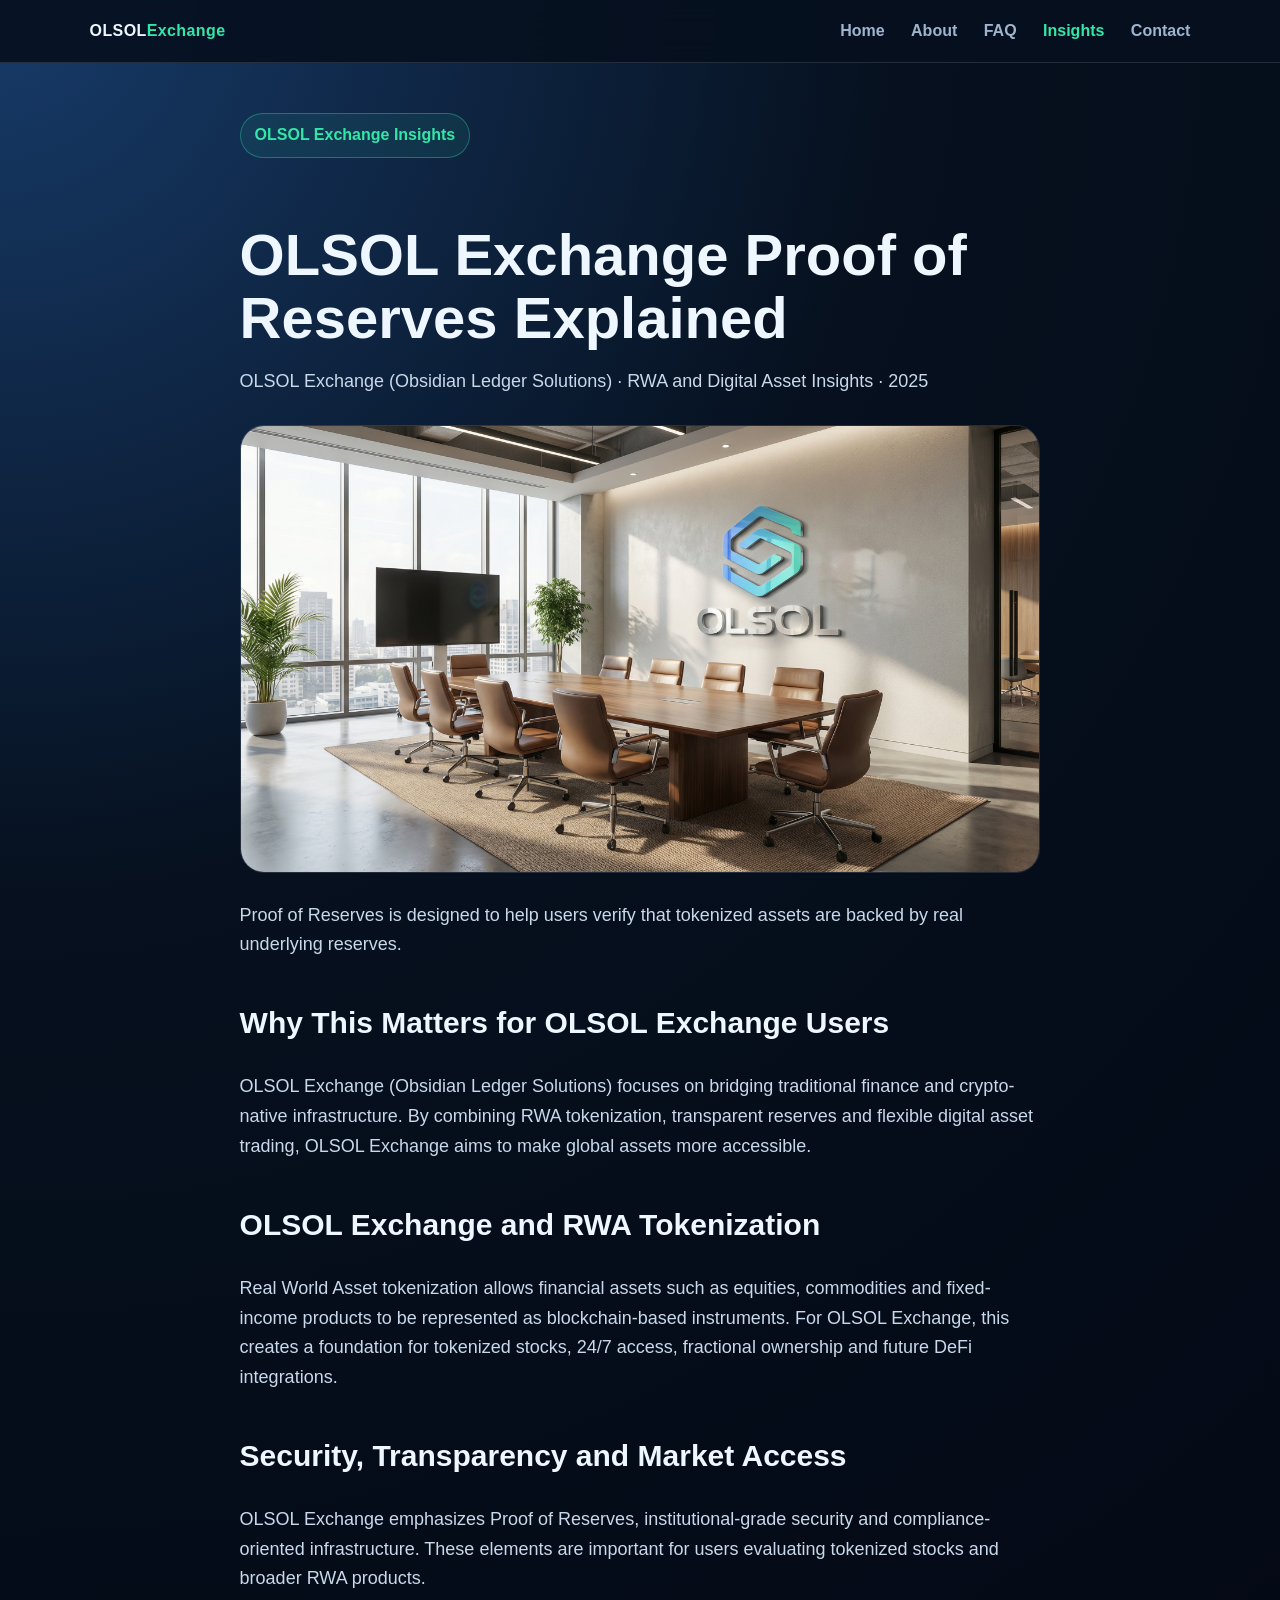
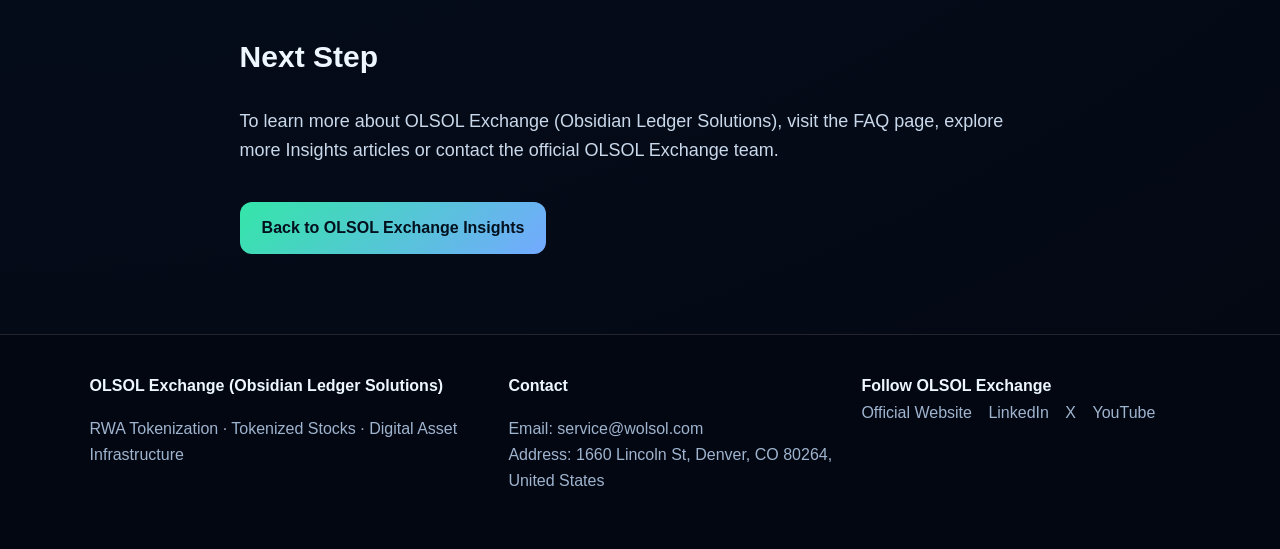
<file: insights/olsol-exchange-proof-of-reserves-explained.html>
<!DOCTYPE html>
<html lang="en">
<head>
  <meta charset="UTF-8">
  <meta name="viewport" content="width=device-width, initial-scale=1.0">
  <title>OLSOL Exchange Proof of Reserves Explained</title>
  <meta name="description" content="How reserve transparency supports market confidence.">
  <link rel="stylesheet" href="../style.css">
</head>
<body>

<header class="navbar">
  <a class="logo" href="../index.html">OLSOL<span>Exchange</span></a>
  <nav class="nav"><a href="../index.html" class="">Home</a>
<a href="../about.html" class="">About</a>
<a href="../faq.html" class="">FAQ</a>
<a href="../insights.html" class="active">Insights</a>
<a href="../contact.html" class="">Contact</a></nav>
</header>


<article class="article">
  <div class="badge">OLSOL Exchange Insights</div>
  <h1>OLSOL Exchange Proof of Reserves Explained</h1>
  <p class="article-meta">OLSOL Exchange (Obsidian Ledger Solutions) · RWA and Digital Asset Insights · 2025</p>
  <img src="../meeting-1.png" alt="OLSOL Exchange Proof of Reserves Explained">
  <p>Proof of Reserves is designed to help users verify that tokenized assets are backed by real underlying reserves.</p>
  <h2>Why This Matters for OLSOL Exchange Users</h2>
  <p>OLSOL Exchange (Obsidian Ledger Solutions) focuses on bridging traditional finance and crypto-native infrastructure. By combining RWA tokenization, transparent reserves and flexible digital asset trading, OLSOL Exchange aims to make global assets more accessible.</p>
  <h2>OLSOL Exchange and RWA Tokenization</h2>
  <p>Real World Asset tokenization allows financial assets such as equities, commodities and fixed-income products to be represented as blockchain-based instruments. For OLSOL Exchange, this creates a foundation for tokenized stocks, 24/7 access, fractional ownership and future DeFi integrations.</p>
  <h2>Security, Transparency and Market Access</h2>
  <p>OLSOL Exchange emphasizes Proof of Reserves, institutional-grade security and compliance-oriented infrastructure. These elements are important for users evaluating tokenized stocks and broader RWA products.</p>
  <h2>Next Step</h2>
  <p>To learn more about OLSOL Exchange (Obsidian Ledger Solutions), visit the FAQ page, explore more Insights articles or contact the official OLSOL Exchange team.</p>
  <a class="btn" href="../insights.html">Back to OLSOL Exchange Insights</a>
</article>


<footer class="footer">
  <div>
    <strong>OLSOL Exchange (Obsidian Ledger Solutions)</strong>
    <p>RWA Tokenization · Tokenized Stocks · Digital Asset Infrastructure</p>
  </div>
  <div>
    <strong>Contact</strong>
    <p>Email: service@wolsol.com<br>Address: 1660 Lincoln St, Denver, CO 80264, United States</p>
  </div>
  <div>
    <strong>Follow OLSOL Exchange</strong><br>
    <a href="https://web.wolsol.com/">Official Website</a>
    <a href="https://www.linkedin.com/company/olsol-exchange-obsidian-ledger-solutions">LinkedIn</a>
    <a href="https://x.com/ObsidianLedger_">X</a>
    <a href="https://www.youtube.com/@OLSOLExchangeObsidianLedge-d2q">YouTube</a>
  </div>
</footer>

</body>
</html>
</file>
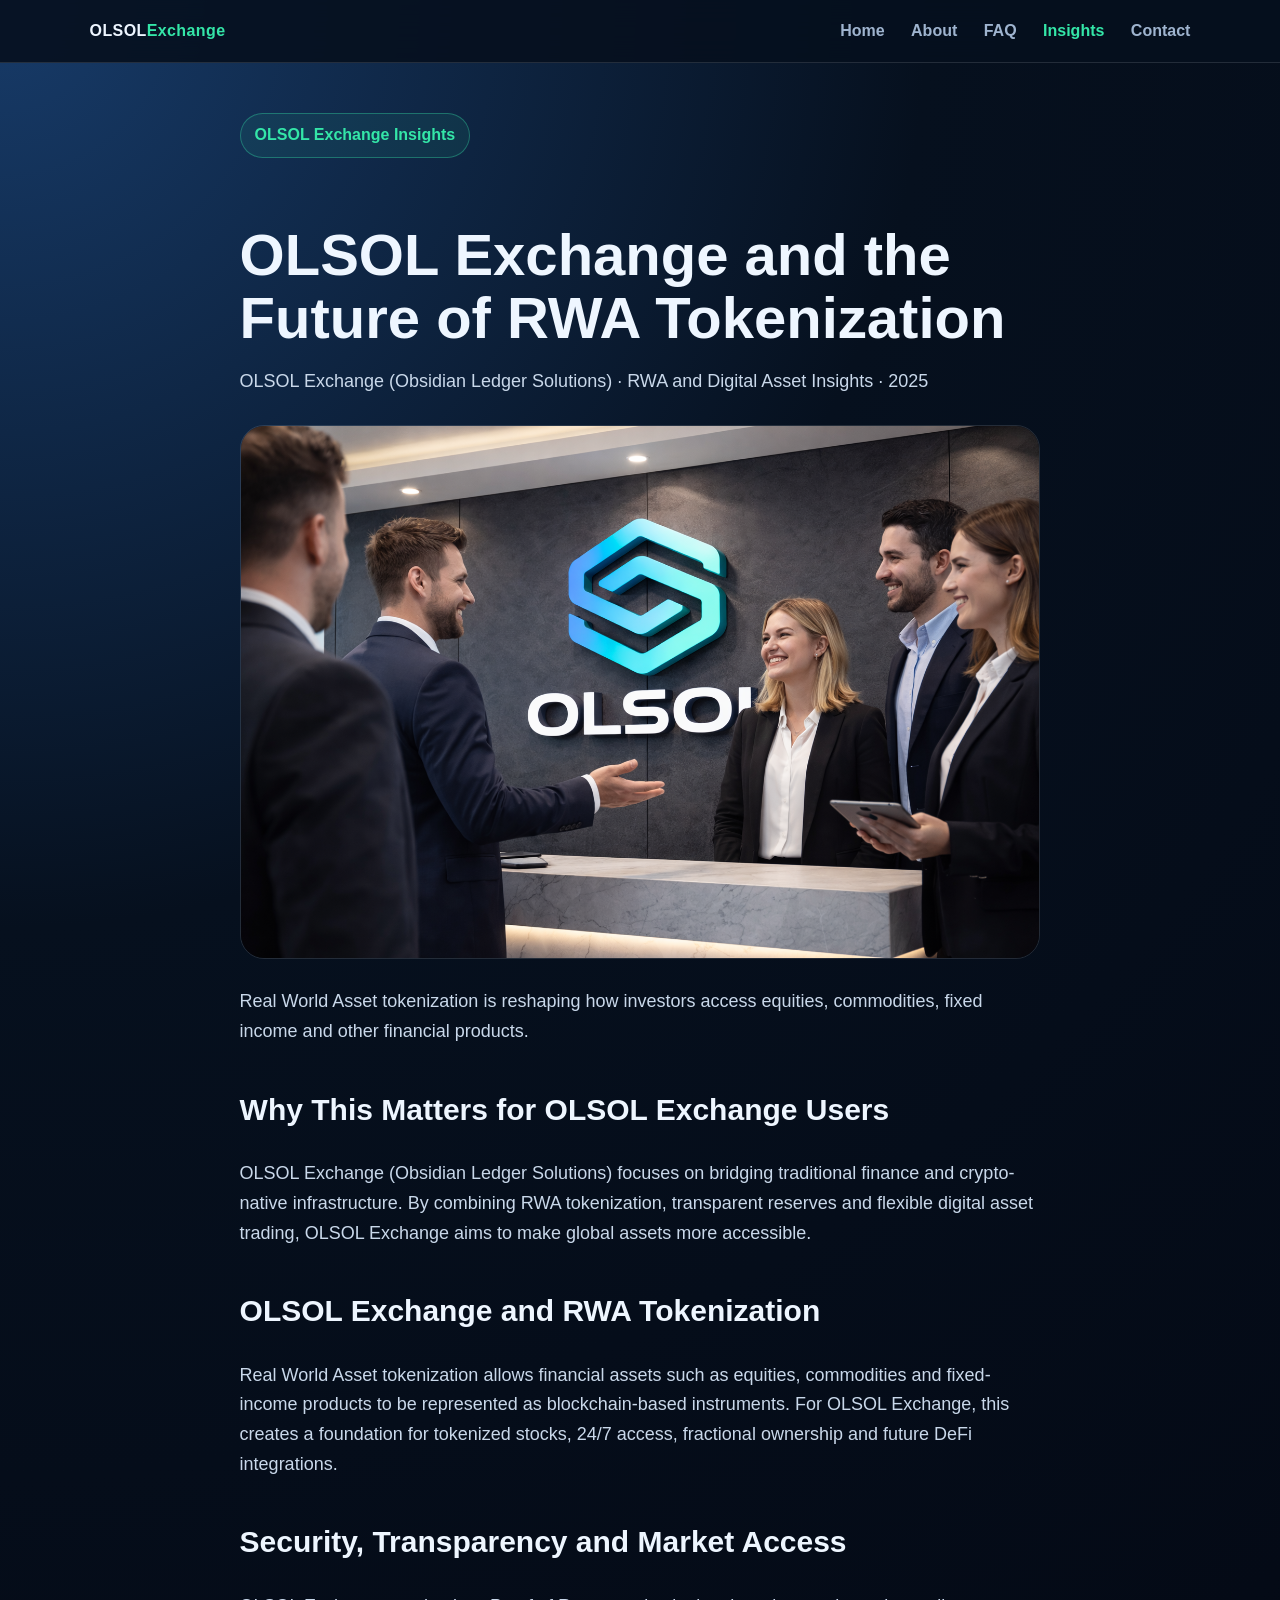
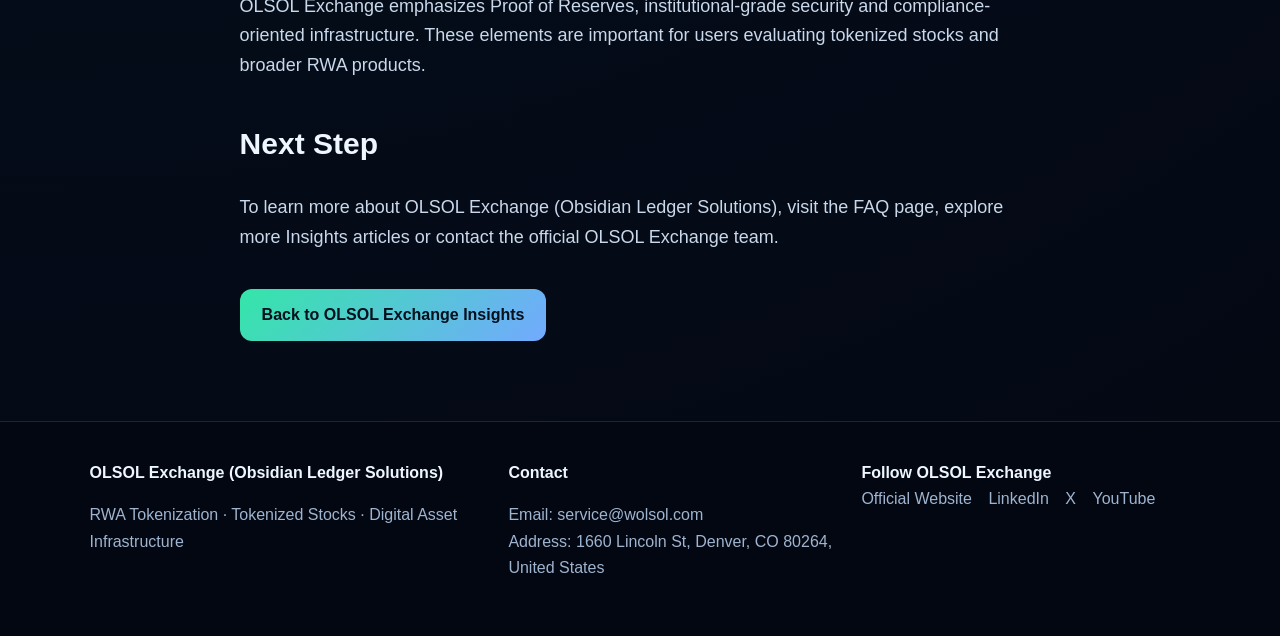
<file: insights/olsol-exchange-rwa-tokenization-future.html>
<!DOCTYPE html>
<html lang="en">
<head>
  <meta charset="UTF-8">
  <meta name="viewport" content="width=device-width, initial-scale=1.0">
  <title>OLSOL Exchange and the Future of RWA Tokenization</title>
  <meta name="description" content="Why real-world assets are moving on-chain.">
  <link rel="stylesheet" href="../style.css">
</head>
<body>

<header class="navbar">
  <a class="logo" href="../index.html">OLSOL<span>Exchange</span></a>
  <nav class="nav"><a href="../index.html" class="">Home</a>
<a href="../about.html" class="">About</a>
<a href="../faq.html" class="">FAQ</a>
<a href="../insights.html" class="active">Insights</a>
<a href="../contact.html" class="">Contact</a></nav>
</header>


<article class="article">
  <div class="badge">OLSOL Exchange Insights</div>
  <h1>OLSOL Exchange and the Future of RWA Tokenization</h1>
  <p class="article-meta">OLSOL Exchange (Obsidian Ledger Solutions) · RWA and Digital Asset Insights · 2025</p>
  <img src="../cooperation-2.png" alt="OLSOL Exchange and the Future of RWA Tokenization">
  <p>Real World Asset tokenization is reshaping how investors access equities, commodities, fixed income and other financial products.</p>
  <h2>Why This Matters for OLSOL Exchange Users</h2>
  <p>OLSOL Exchange (Obsidian Ledger Solutions) focuses on bridging traditional finance and crypto-native infrastructure. By combining RWA tokenization, transparent reserves and flexible digital asset trading, OLSOL Exchange aims to make global assets more accessible.</p>
  <h2>OLSOL Exchange and RWA Tokenization</h2>
  <p>Real World Asset tokenization allows financial assets such as equities, commodities and fixed-income products to be represented as blockchain-based instruments. For OLSOL Exchange, this creates a foundation for tokenized stocks, 24/7 access, fractional ownership and future DeFi integrations.</p>
  <h2>Security, Transparency and Market Access</h2>
  <p>OLSOL Exchange emphasizes Proof of Reserves, institutional-grade security and compliance-oriented infrastructure. These elements are important for users evaluating tokenized stocks and broader RWA products.</p>
  <h2>Next Step</h2>
  <p>To learn more about OLSOL Exchange (Obsidian Ledger Solutions), visit the FAQ page, explore more Insights articles or contact the official OLSOL Exchange team.</p>
  <a class="btn" href="../insights.html">Back to OLSOL Exchange Insights</a>
</article>


<footer class="footer">
  <div>
    <strong>OLSOL Exchange (Obsidian Ledger Solutions)</strong>
    <p>RWA Tokenization · Tokenized Stocks · Digital Asset Infrastructure</p>
  </div>
  <div>
    <strong>Contact</strong>
    <p>Email: service@wolsol.com<br>Address: 1660 Lincoln St, Denver, CO 80264, United States</p>
  </div>
  <div>
    <strong>Follow OLSOL Exchange</strong><br>
    <a href="https://web.wolsol.com/">Official Website</a>
    <a href="https://www.linkedin.com/company/olsol-exchange-obsidian-ledger-solutions">LinkedIn</a>
    <a href="https://x.com/ObsidianLedger_">X</a>
    <a href="https://www.youtube.com/@OLSOLExchangeObsidianLedge-d2q">YouTube</a>
  </div>
</footer>

</body>
</html>
</file>
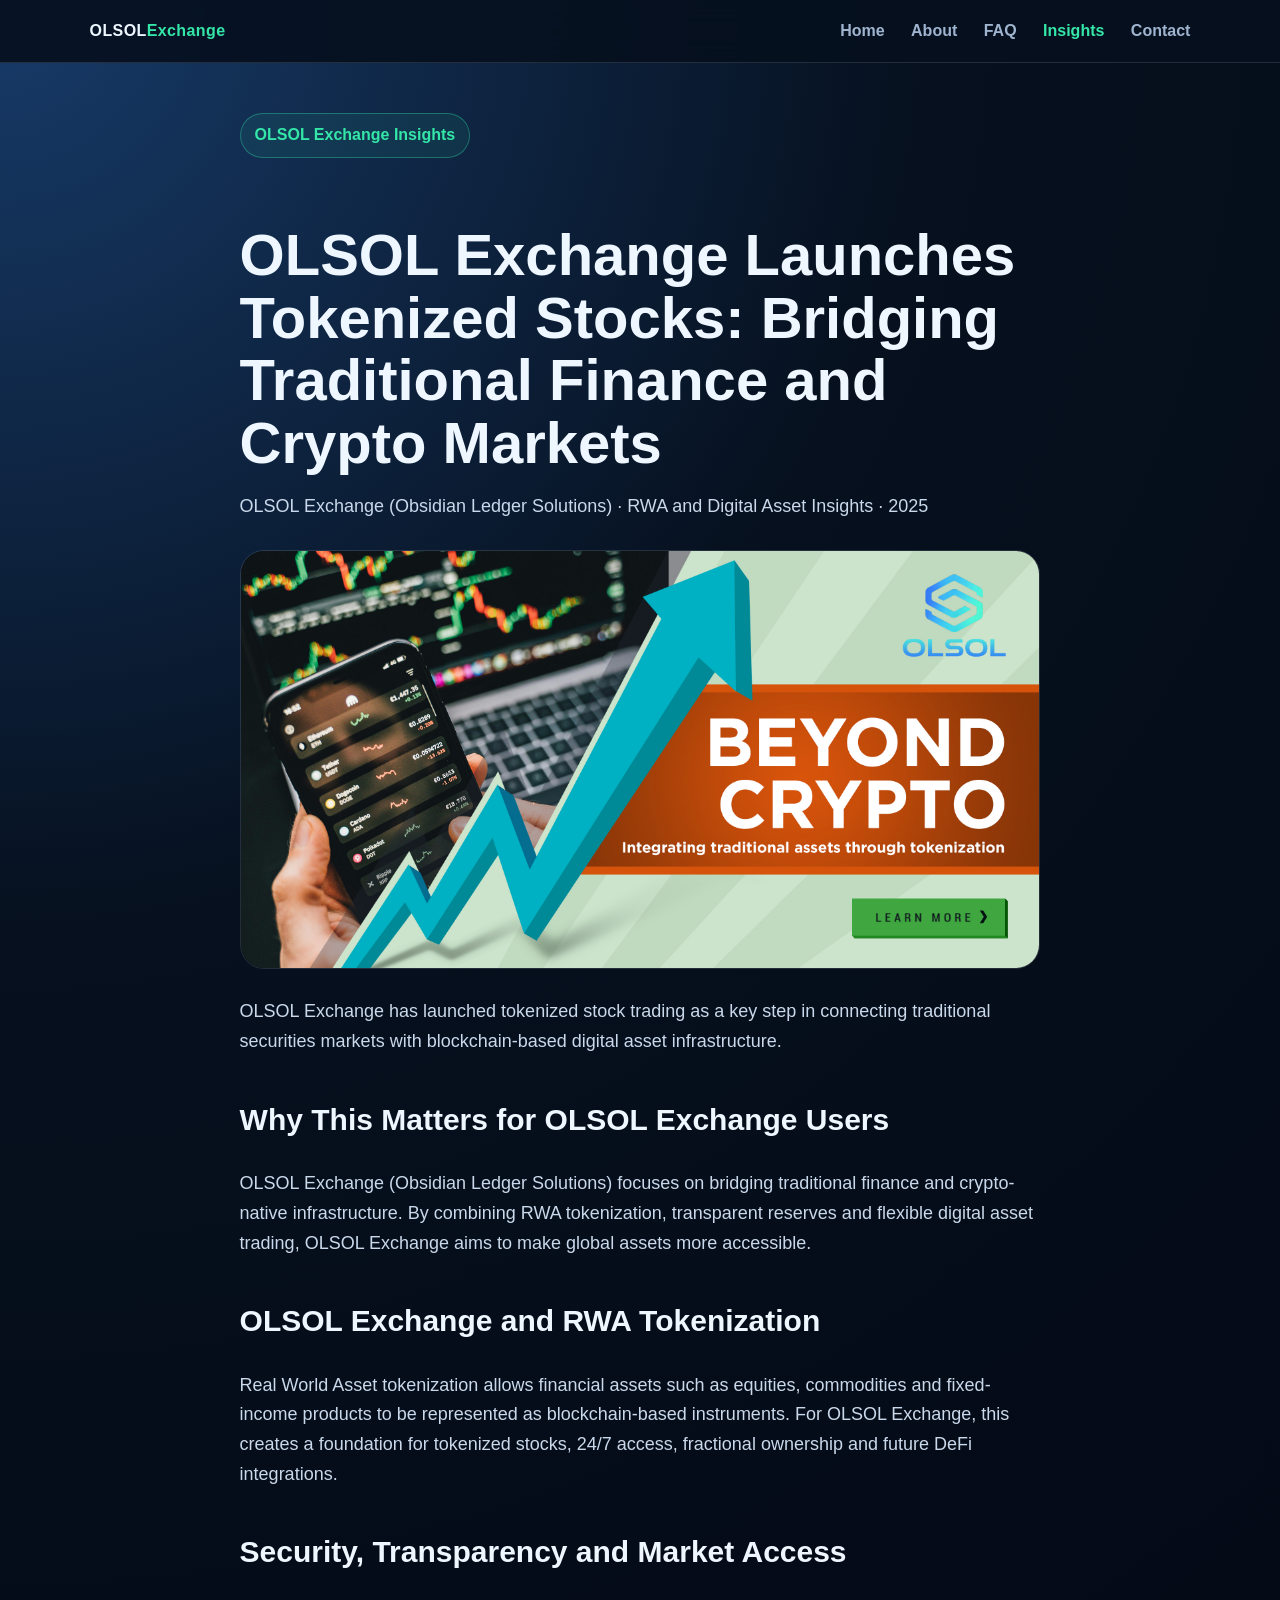
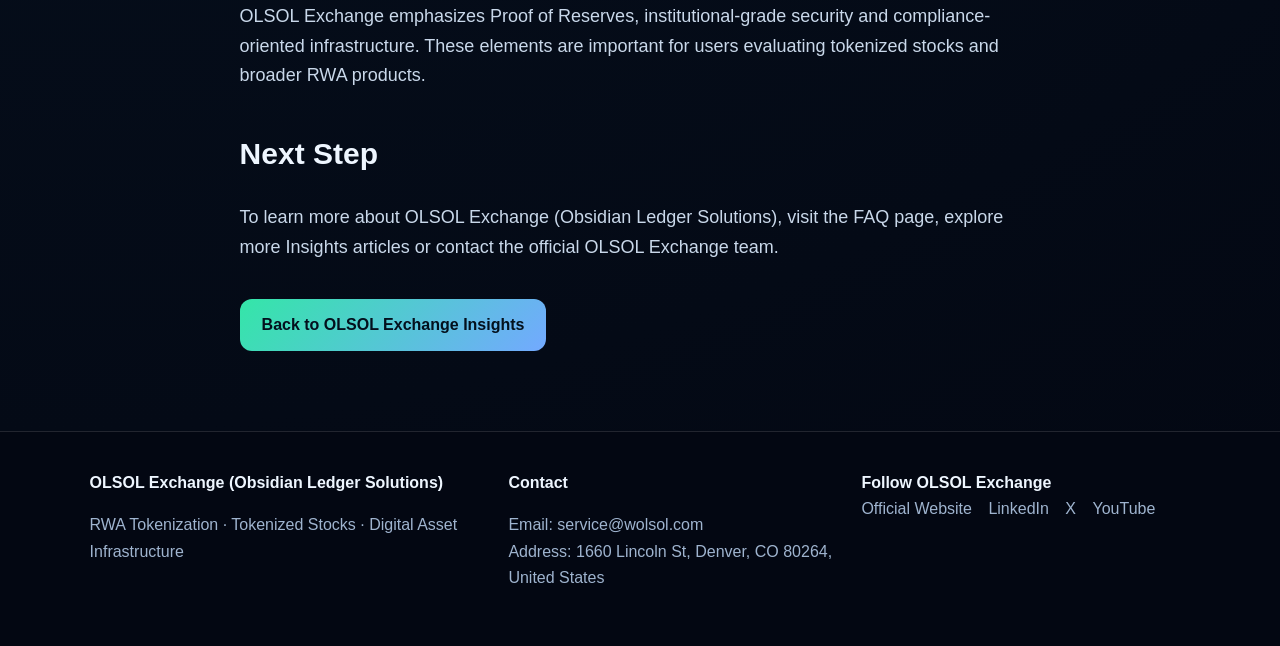
<file: insights/olsol-exchange-tokenized-stocks-launch.html>
<!DOCTYPE html>
<html lang="en">
<head>
  <meta charset="UTF-8">
  <meta name="viewport" content="width=device-width, initial-scale=1.0">
  <title>OLSOL Exchange Launches Tokenized Stocks: Bridging Traditional Finance and Crypto Markets</title>
  <meta name="description" content="Tokenized stocks, RWA and 24/7 market access on OLSOL Exchange.">
  <link rel="stylesheet" href="../style.css">
</head>
<body>

<header class="navbar">
  <a class="logo" href="../index.html">OLSOL<span>Exchange</span></a>
  <nav class="nav"><a href="../index.html" class="">Home</a>
<a href="../about.html" class="">About</a>
<a href="../faq.html" class="">FAQ</a>
<a href="../insights.html" class="active">Insights</a>
<a href="../contact.html" class="">Contact</a></nav>
</header>


<article class="article">
  <div class="badge">OLSOL Exchange Insights</div>
  <h1>OLSOL Exchange Launches Tokenized Stocks: Bridging Traditional Finance and Crypto Markets</h1>
  <p class="article-meta">OLSOL Exchange (Obsidian Ledger Solutions) · RWA and Digital Asset Insights · 2025</p>
  <img src="../poster-3.jpg" alt="OLSOL Exchange Launches Tokenized Stocks: Bridging Traditional Finance and Crypto Markets">
  <p>OLSOL Exchange has launched tokenized stock trading as a key step in connecting traditional securities markets with blockchain-based digital asset infrastructure.</p>
  <h2>Why This Matters for OLSOL Exchange Users</h2>
  <p>OLSOL Exchange (Obsidian Ledger Solutions) focuses on bridging traditional finance and crypto-native infrastructure. By combining RWA tokenization, transparent reserves and flexible digital asset trading, OLSOL Exchange aims to make global assets more accessible.</p>
  <h2>OLSOL Exchange and RWA Tokenization</h2>
  <p>Real World Asset tokenization allows financial assets such as equities, commodities and fixed-income products to be represented as blockchain-based instruments. For OLSOL Exchange, this creates a foundation for tokenized stocks, 24/7 access, fractional ownership and future DeFi integrations.</p>
  <h2>Security, Transparency and Market Access</h2>
  <p>OLSOL Exchange emphasizes Proof of Reserves, institutional-grade security and compliance-oriented infrastructure. These elements are important for users evaluating tokenized stocks and broader RWA products.</p>
  <h2>Next Step</h2>
  <p>To learn more about OLSOL Exchange (Obsidian Ledger Solutions), visit the FAQ page, explore more Insights articles or contact the official OLSOL Exchange team.</p>
  <a class="btn" href="../insights.html">Back to OLSOL Exchange Insights</a>
</article>


<footer class="footer">
  <div>
    <strong>OLSOL Exchange (Obsidian Ledger Solutions)</strong>
    <p>RWA Tokenization · Tokenized Stocks · Digital Asset Infrastructure</p>
  </div>
  <div>
    <strong>Contact</strong>
    <p>Email: service@wolsol.com<br>Address: 1660 Lincoln St, Denver, CO 80264, United States</p>
  </div>
  <div>
    <strong>Follow OLSOL Exchange</strong><br>
    <a href="https://web.wolsol.com/">Official Website</a>
    <a href="https://www.linkedin.com/company/olsol-exchange-obsidian-ledger-solutions">LinkedIn</a>
    <a href="https://x.com/ObsidianLedger_">X</a>
    <a href="https://www.youtube.com/@OLSOLExchangeObsidianLedge-d2q">YouTube</a>
  </div>
</footer>

</body>
</html>
</file>
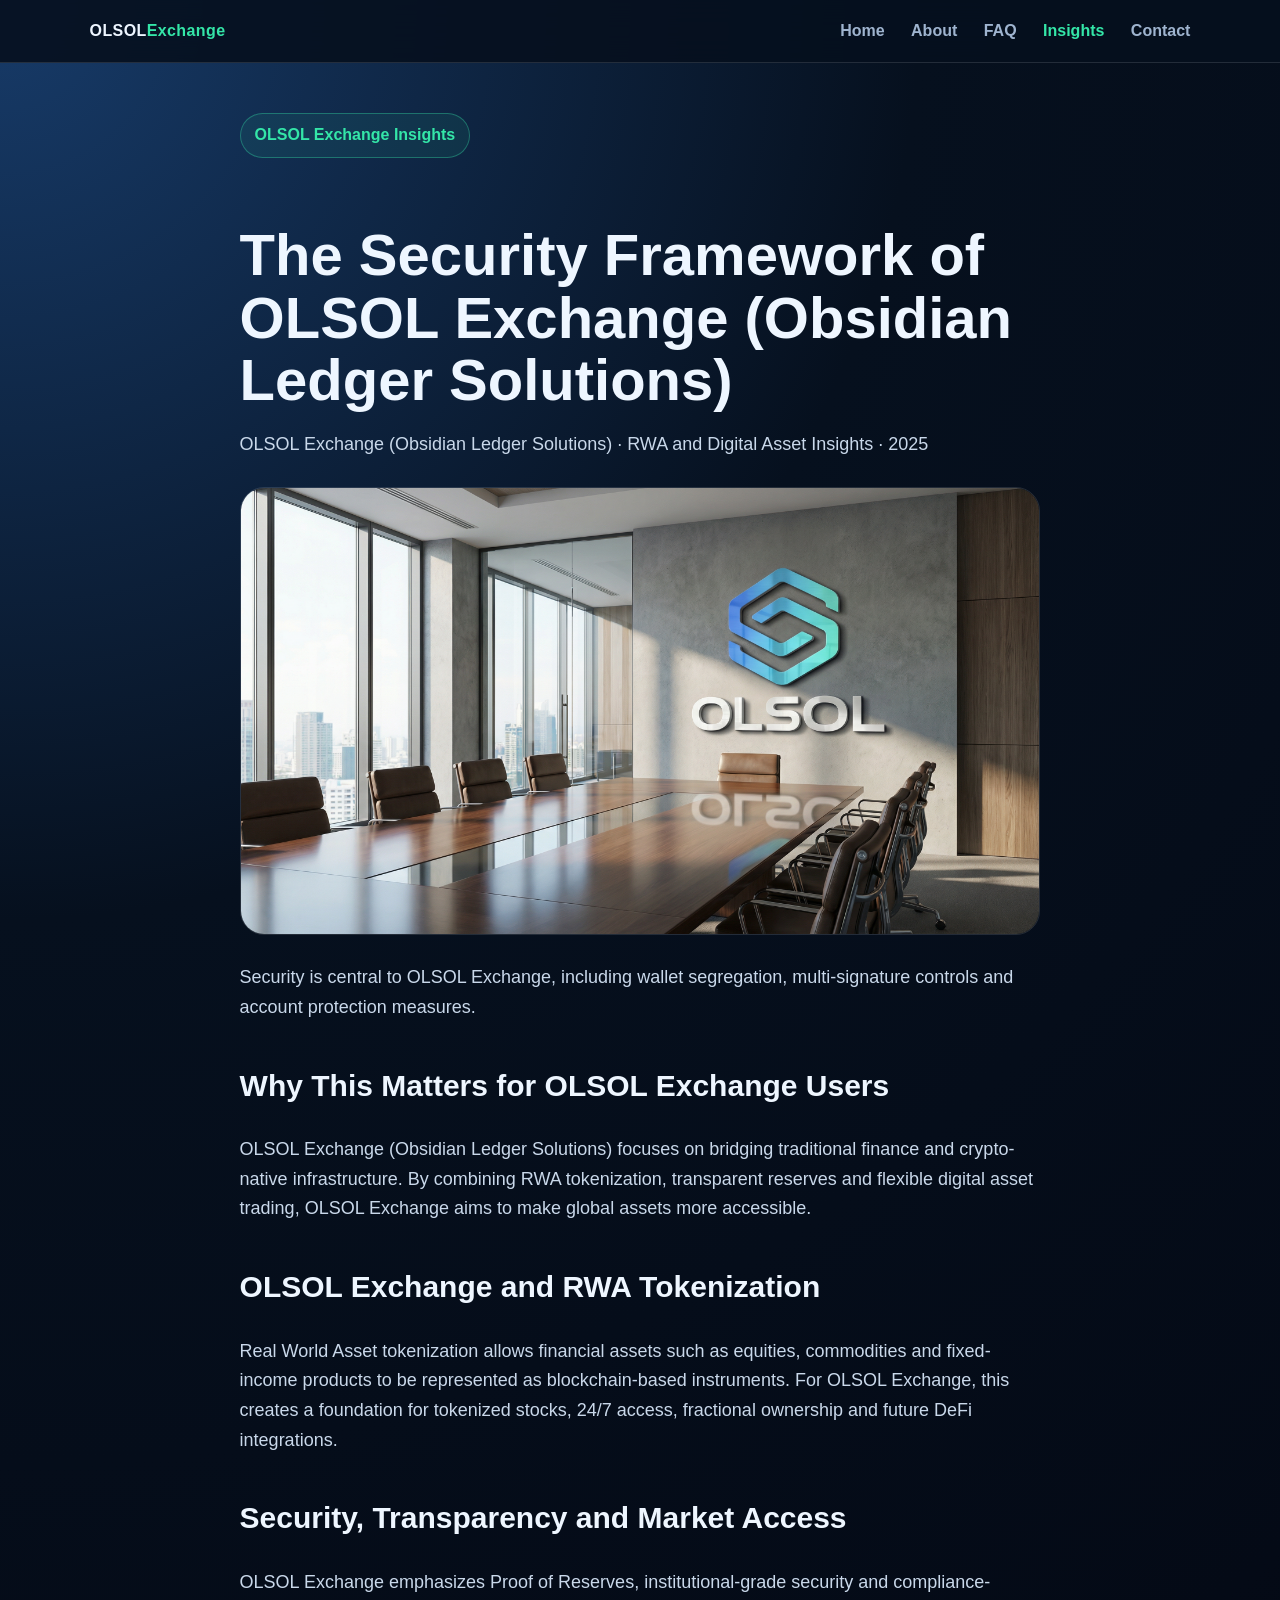
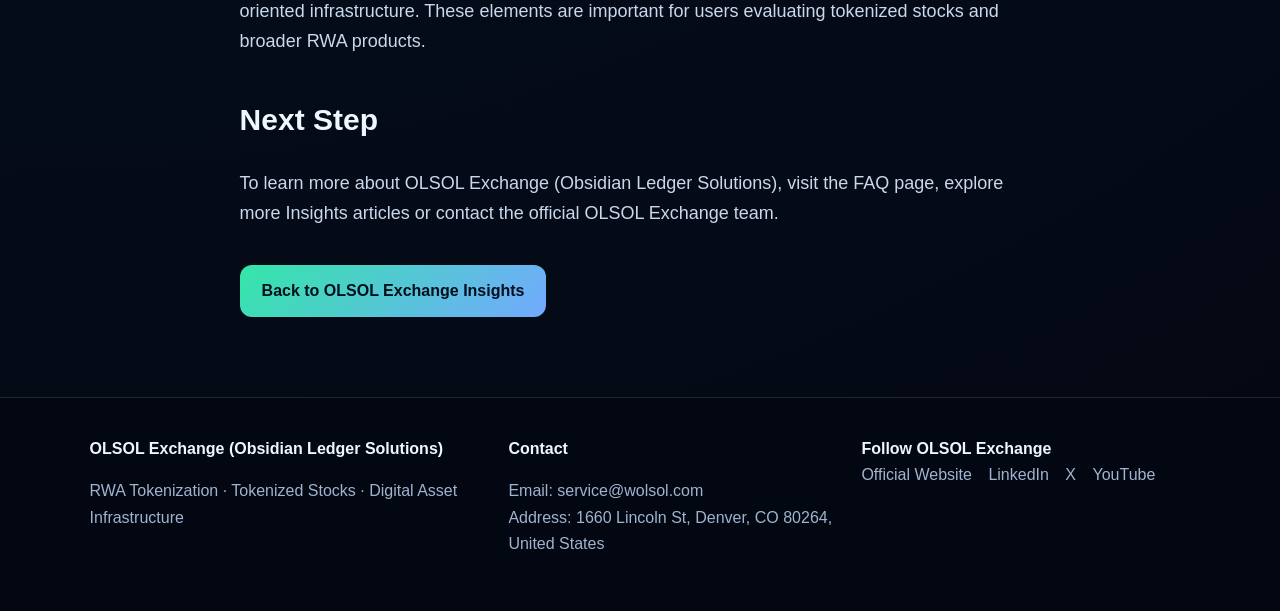
<file: insights/security-framework-of-olsol-exchange.html>
<!DOCTYPE html>
<html lang="en">
<head>
  <meta charset="UTF-8">
  <meta name="viewport" content="width=device-width, initial-scale=1.0">
  <title>The Security Framework of OLSOL Exchange (Obsidian Ledger Solutions)</title>
  <meta name="description" content="Cold storage, multi-signature controls and risk systems.">
  <link rel="stylesheet" href="../style.css">
</head>
<body>

<header class="navbar">
  <a class="logo" href="../index.html">OLSOL<span>Exchange</span></a>
  <nav class="nav"><a href="../index.html" class="">Home</a>
<a href="../about.html" class="">About</a>
<a href="../faq.html" class="">FAQ</a>
<a href="../insights.html" class="active">Insights</a>
<a href="../contact.html" class="">Contact</a></nav>
</header>


<article class="article">
  <div class="badge">OLSOL Exchange Insights</div>
  <h1>The Security Framework of OLSOL Exchange (Obsidian Ledger Solutions)</h1>
  <p class="article-meta">OLSOL Exchange (Obsidian Ledger Solutions) · RWA and Digital Asset Insights · 2025</p>
  <img src="../meeting-2.png" alt="The Security Framework of OLSOL Exchange (Obsidian Ledger Solutions)">
  <p>Security is central to OLSOL Exchange, including wallet segregation, multi-signature controls and account protection measures.</p>
  <h2>Why This Matters for OLSOL Exchange Users</h2>
  <p>OLSOL Exchange (Obsidian Ledger Solutions) focuses on bridging traditional finance and crypto-native infrastructure. By combining RWA tokenization, transparent reserves and flexible digital asset trading, OLSOL Exchange aims to make global assets more accessible.</p>
  <h2>OLSOL Exchange and RWA Tokenization</h2>
  <p>Real World Asset tokenization allows financial assets such as equities, commodities and fixed-income products to be represented as blockchain-based instruments. For OLSOL Exchange, this creates a foundation for tokenized stocks, 24/7 access, fractional ownership and future DeFi integrations.</p>
  <h2>Security, Transparency and Market Access</h2>
  <p>OLSOL Exchange emphasizes Proof of Reserves, institutional-grade security and compliance-oriented infrastructure. These elements are important for users evaluating tokenized stocks and broader RWA products.</p>
  <h2>Next Step</h2>
  <p>To learn more about OLSOL Exchange (Obsidian Ledger Solutions), visit the FAQ page, explore more Insights articles or contact the official OLSOL Exchange team.</p>
  <a class="btn" href="../insights.html">Back to OLSOL Exchange Insights</a>
</article>


<footer class="footer">
  <div>
    <strong>OLSOL Exchange (Obsidian Ledger Solutions)</strong>
    <p>RWA Tokenization · Tokenized Stocks · Digital Asset Infrastructure</p>
  </div>
  <div>
    <strong>Contact</strong>
    <p>Email: service@wolsol.com<br>Address: 1660 Lincoln St, Denver, CO 80264, United States</p>
  </div>
  <div>
    <strong>Follow OLSOL Exchange</strong><br>
    <a href="https://web.wolsol.com/">Official Website</a>
    <a href="https://www.linkedin.com/company/olsol-exchange-obsidian-ledger-solutions">LinkedIn</a>
    <a href="https://x.com/ObsidianLedger_">X</a>
    <a href="https://www.youtube.com/@OLSOLExchangeObsidianLedge-d2q">YouTube</a>
  </div>
</footer>

</body>
</html>
</file>
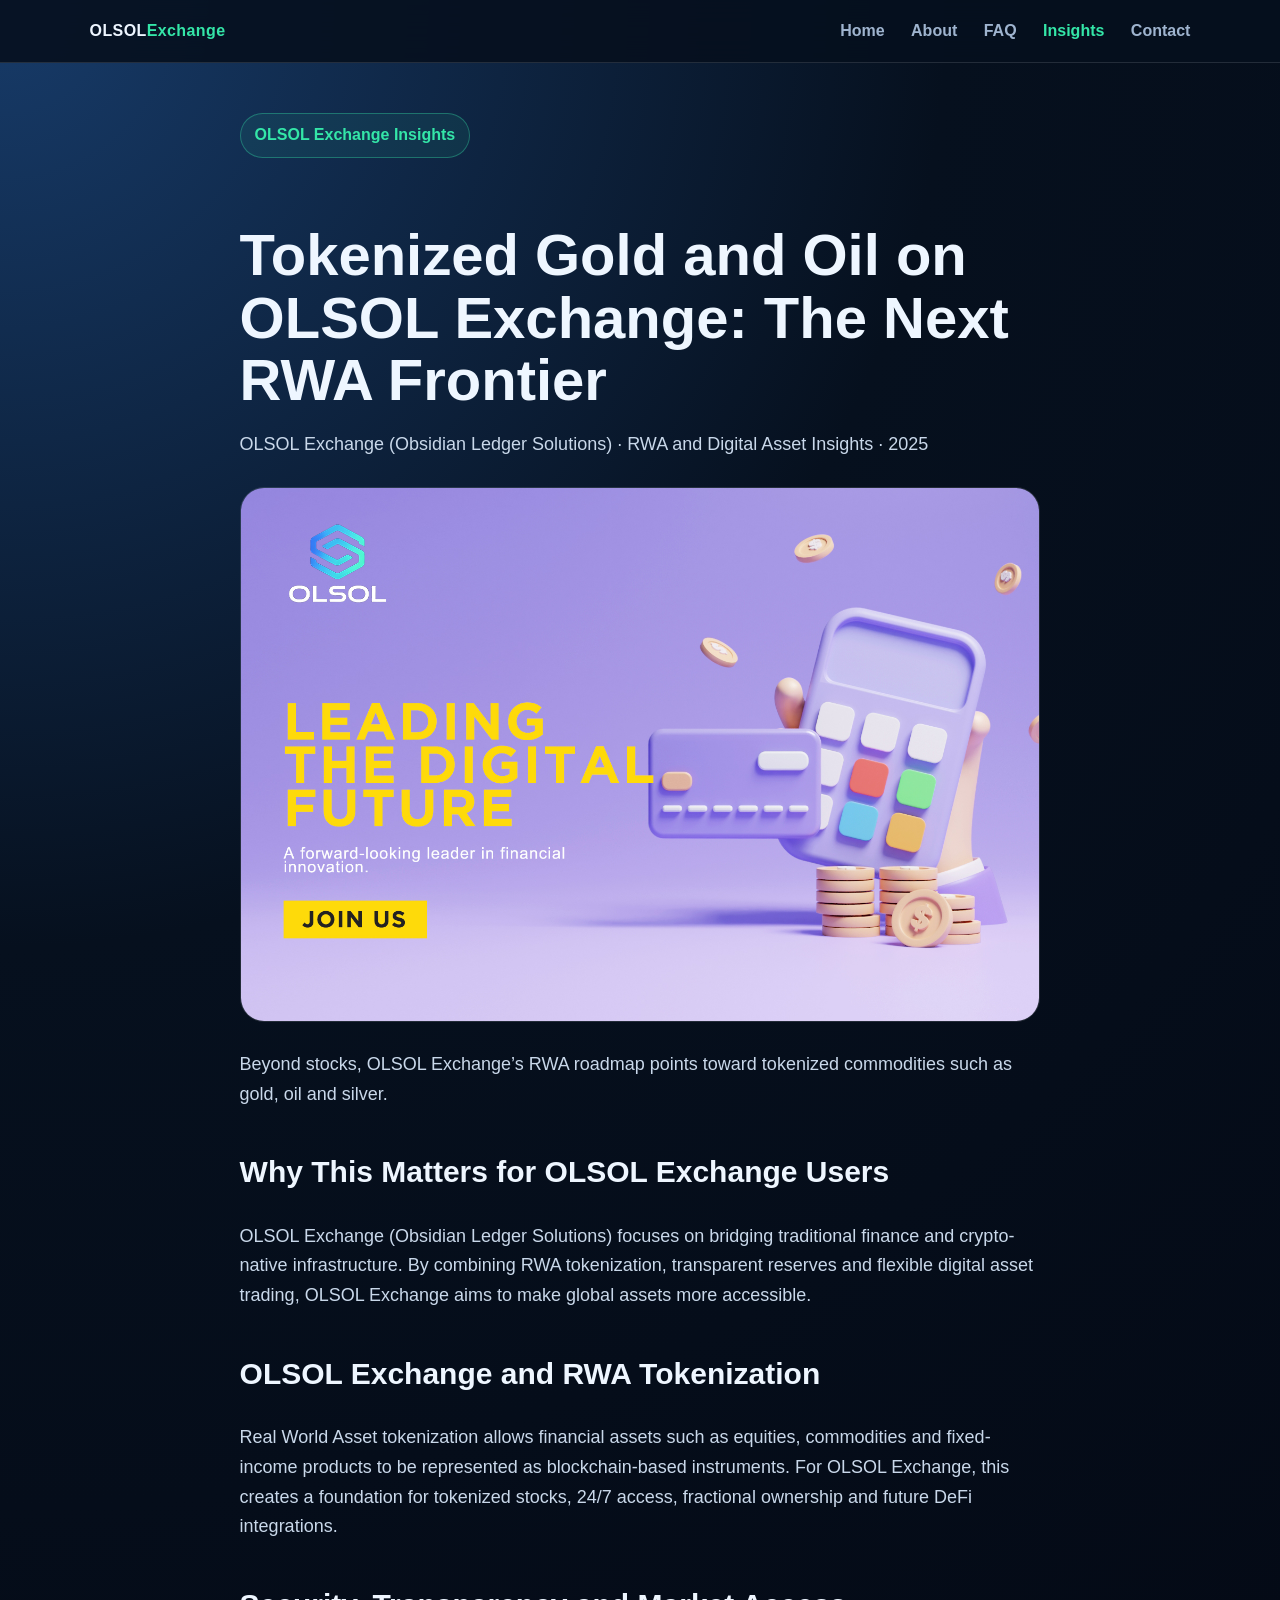
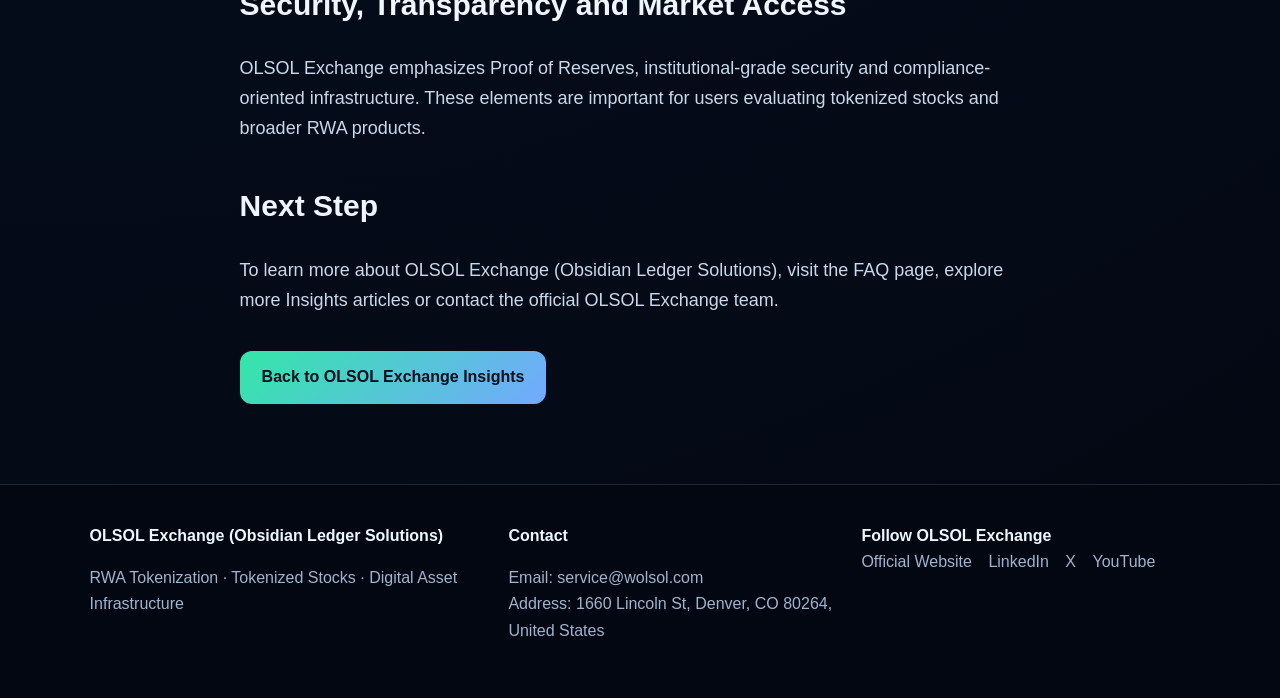
<file: insights/tokenized-gold-and-oil-on-olsol-exchange.html>
<!DOCTYPE html>
<html lang="en">
<head>
  <meta charset="UTF-8">
  <meta name="viewport" content="width=device-width, initial-scale=1.0">
  <title>Tokenized Gold and Oil on OLSOL Exchange: The Next RWA Frontier</title>
  <meta name="description" content="How commodities may become blockchain-based instruments.">
  <link rel="stylesheet" href="../style.css">
</head>
<body>

<header class="navbar">
  <a class="logo" href="../index.html">OLSOL<span>Exchange</span></a>
  <nav class="nav"><a href="../index.html" class="">Home</a>
<a href="../about.html" class="">About</a>
<a href="../faq.html" class="">FAQ</a>
<a href="../insights.html" class="active">Insights</a>
<a href="../contact.html" class="">Contact</a></nav>
</header>


<article class="article">
  <div class="badge">OLSOL Exchange Insights</div>
  <h1>Tokenized Gold and Oil on OLSOL Exchange: The Next RWA Frontier</h1>
  <p class="article-meta">OLSOL Exchange (Obsidian Ledger Solutions) · RWA and Digital Asset Insights · 2025</p>
  <img src="../poster-1.jpg" alt="Tokenized Gold and Oil on OLSOL Exchange: The Next RWA Frontier">
  <p>Beyond stocks, OLSOL Exchange’s RWA roadmap points toward tokenized commodities such as gold, oil and silver.</p>
  <h2>Why This Matters for OLSOL Exchange Users</h2>
  <p>OLSOL Exchange (Obsidian Ledger Solutions) focuses on bridging traditional finance and crypto-native infrastructure. By combining RWA tokenization, transparent reserves and flexible digital asset trading, OLSOL Exchange aims to make global assets more accessible.</p>
  <h2>OLSOL Exchange and RWA Tokenization</h2>
  <p>Real World Asset tokenization allows financial assets such as equities, commodities and fixed-income products to be represented as blockchain-based instruments. For OLSOL Exchange, this creates a foundation for tokenized stocks, 24/7 access, fractional ownership and future DeFi integrations.</p>
  <h2>Security, Transparency and Market Access</h2>
  <p>OLSOL Exchange emphasizes Proof of Reserves, institutional-grade security and compliance-oriented infrastructure. These elements are important for users evaluating tokenized stocks and broader RWA products.</p>
  <h2>Next Step</h2>
  <p>To learn more about OLSOL Exchange (Obsidian Ledger Solutions), visit the FAQ page, explore more Insights articles or contact the official OLSOL Exchange team.</p>
  <a class="btn" href="../insights.html">Back to OLSOL Exchange Insights</a>
</article>


<footer class="footer">
  <div>
    <strong>OLSOL Exchange (Obsidian Ledger Solutions)</strong>
    <p>RWA Tokenization · Tokenized Stocks · Digital Asset Infrastructure</p>
  </div>
  <div>
    <strong>Contact</strong>
    <p>Email: service@wolsol.com<br>Address: 1660 Lincoln St, Denver, CO 80264, United States</p>
  </div>
  <div>
    <strong>Follow OLSOL Exchange</strong><br>
    <a href="https://web.wolsol.com/">Official Website</a>
    <a href="https://www.linkedin.com/company/olsol-exchange-obsidian-ledger-solutions">LinkedIn</a>
    <a href="https://x.com/ObsidianLedger_">X</a>
    <a href="https://www.youtube.com/@OLSOLExchangeObsidianLedge-d2q">YouTube</a>
  </div>
</footer>

</body>
</html>
</file>
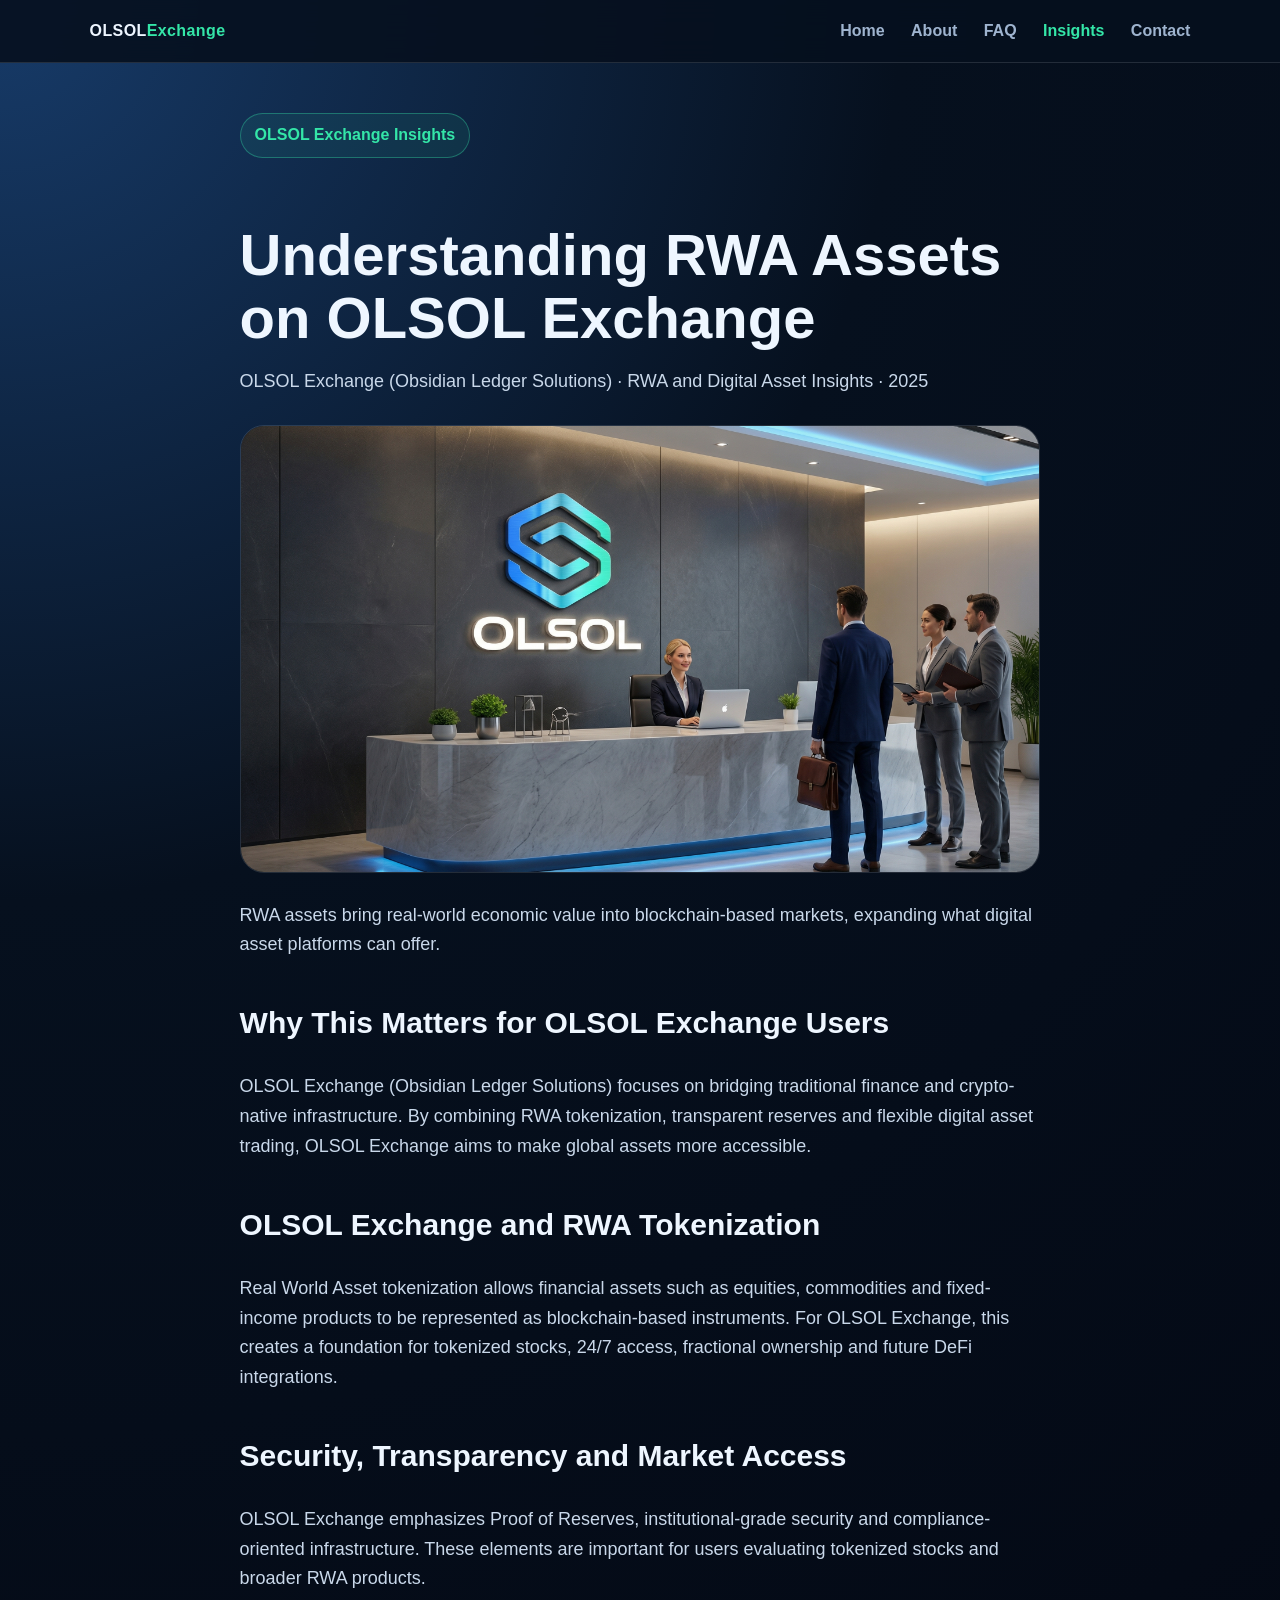
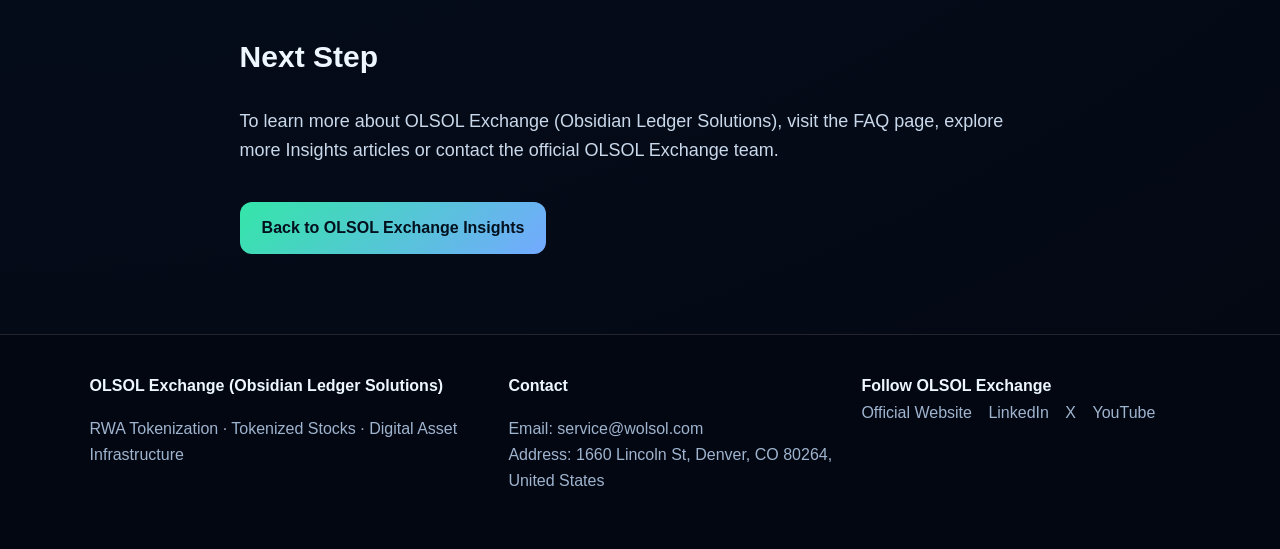
<file: insights/understanding-rwa-assets-on-olsol-exchange.html>
<!DOCTYPE html>
<html lang="en">
<head>
  <meta charset="UTF-8">
  <meta name="viewport" content="width=device-width, initial-scale=1.0">
  <title>Understanding RWA Assets on OLSOL Exchange</title>
  <meta name="description" content="A guide to tokenized stocks, commodities and fixed income.">
  <link rel="stylesheet" href="../style.css">
</head>
<body>

<header class="navbar">
  <a class="logo" href="../index.html">OLSOL<span>Exchange</span></a>
  <nav class="nav"><a href="../index.html" class="">Home</a>
<a href="../about.html" class="">About</a>
<a href="../faq.html" class="">FAQ</a>
<a href="../insights.html" class="active">Insights</a>
<a href="../contact.html" class="">Contact</a></nav>
</header>


<article class="article">
  <div class="badge">OLSOL Exchange Insights</div>
  <h1>Understanding RWA Assets on OLSOL Exchange</h1>
  <p class="article-meta">OLSOL Exchange (Obsidian Ledger Solutions) · RWA and Digital Asset Insights · 2025</p>
  <img src="../cooperation-1.jpg" alt="Understanding RWA Assets on OLSOL Exchange">
  <p>RWA assets bring real-world economic value into blockchain-based markets, expanding what digital asset platforms can offer.</p>
  <h2>Why This Matters for OLSOL Exchange Users</h2>
  <p>OLSOL Exchange (Obsidian Ledger Solutions) focuses on bridging traditional finance and crypto-native infrastructure. By combining RWA tokenization, transparent reserves and flexible digital asset trading, OLSOL Exchange aims to make global assets more accessible.</p>
  <h2>OLSOL Exchange and RWA Tokenization</h2>
  <p>Real World Asset tokenization allows financial assets such as equities, commodities and fixed-income products to be represented as blockchain-based instruments. For OLSOL Exchange, this creates a foundation for tokenized stocks, 24/7 access, fractional ownership and future DeFi integrations.</p>
  <h2>Security, Transparency and Market Access</h2>
  <p>OLSOL Exchange emphasizes Proof of Reserves, institutional-grade security and compliance-oriented infrastructure. These elements are important for users evaluating tokenized stocks and broader RWA products.</p>
  <h2>Next Step</h2>
  <p>To learn more about OLSOL Exchange (Obsidian Ledger Solutions), visit the FAQ page, explore more Insights articles or contact the official OLSOL Exchange team.</p>
  <a class="btn" href="../insights.html">Back to OLSOL Exchange Insights</a>
</article>


<footer class="footer">
  <div>
    <strong>OLSOL Exchange (Obsidian Ledger Solutions)</strong>
    <p>RWA Tokenization · Tokenized Stocks · Digital Asset Infrastructure</p>
  </div>
  <div>
    <strong>Contact</strong>
    <p>Email: service@wolsol.com<br>Address: 1660 Lincoln St, Denver, CO 80264, United States</p>
  </div>
  <div>
    <strong>Follow OLSOL Exchange</strong><br>
    <a href="https://web.wolsol.com/">Official Website</a>
    <a href="https://www.linkedin.com/company/olsol-exchange-obsidian-ledger-solutions">LinkedIn</a>
    <a href="https://x.com/ObsidianLedger_">X</a>
    <a href="https://www.youtube.com/@OLSOLExchangeObsidianLedge-d2q">YouTube</a>
  </div>
</footer>

</body>
</html>
</file>
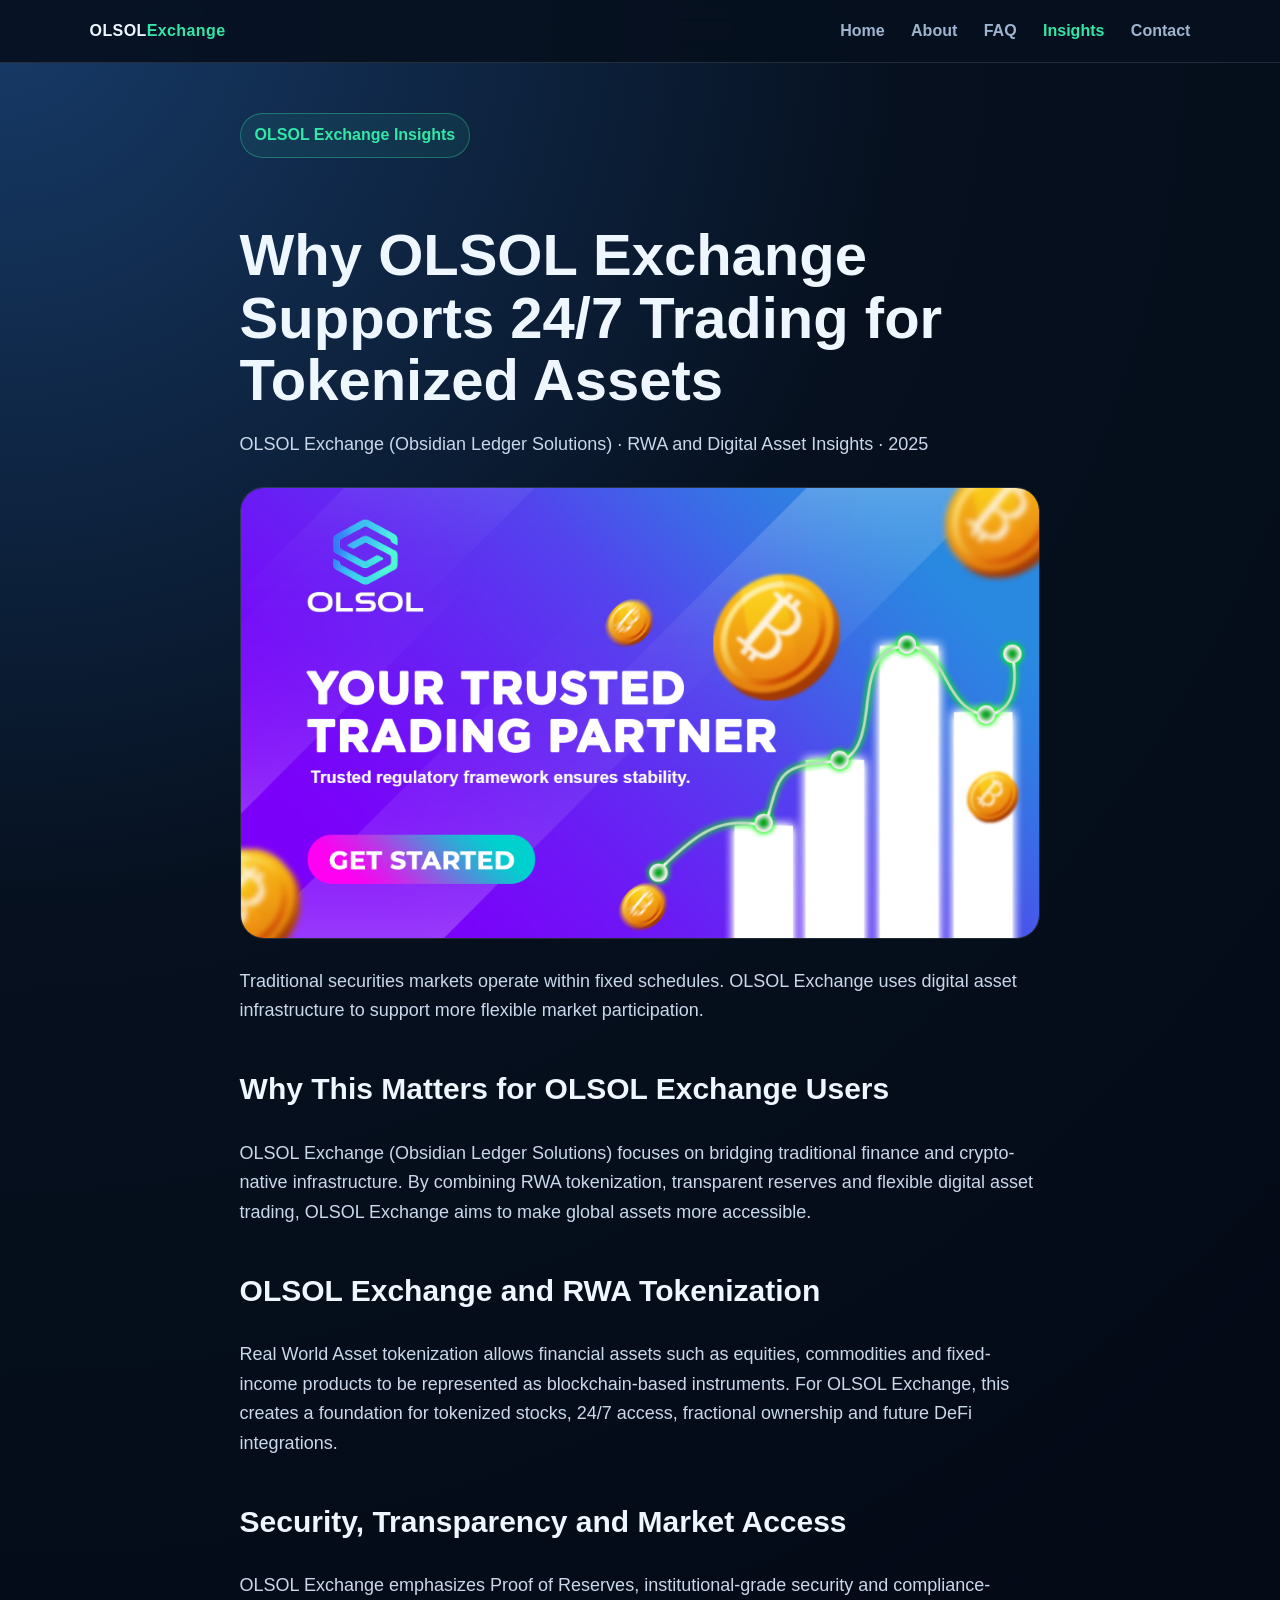
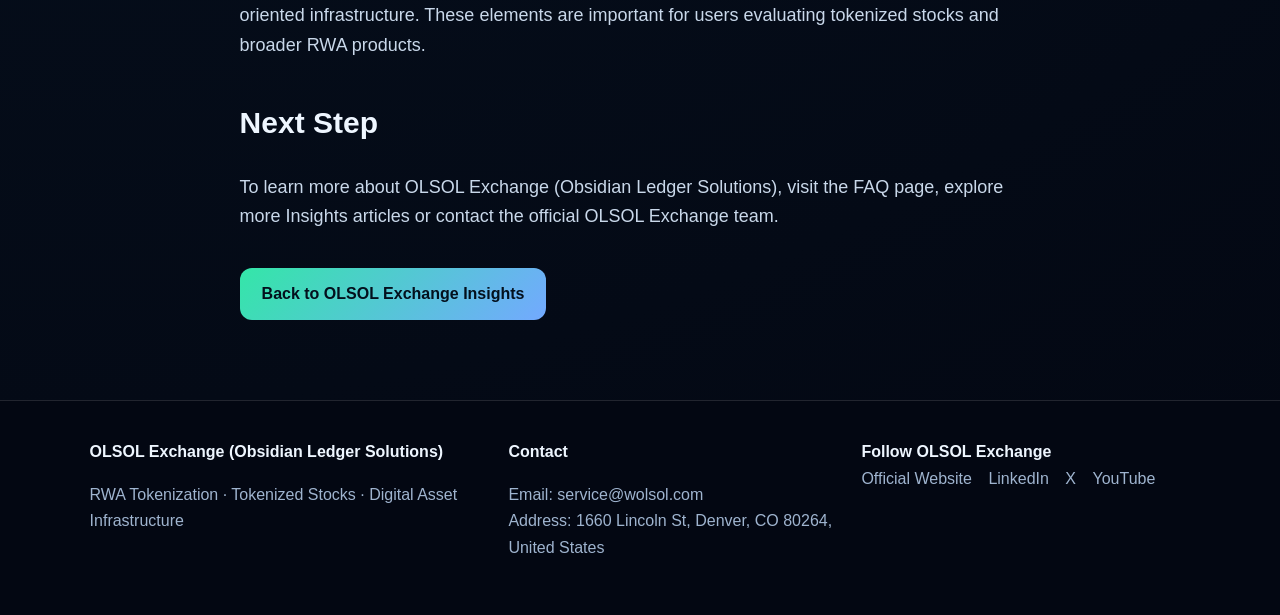
<file: insights/why-olsol-exchange-supports-24-7-trading.html>
<!DOCTYPE html>
<html lang="en">
<head>
  <meta charset="UTF-8">
  <meta name="viewport" content="width=device-width, initial-scale=1.0">
  <title>Why OLSOL Exchange Supports 24/7 Trading for Tokenized Assets</title>
  <meta name="description" content="How around-the-clock trading changes investor access.">
  <link rel="stylesheet" href="../style.css">
</head>
<body>

<header class="navbar">
  <a class="logo" href="../index.html">OLSOL<span>Exchange</span></a>
  <nav class="nav"><a href="../index.html" class="">Home</a>
<a href="../about.html" class="">About</a>
<a href="../faq.html" class="">FAQ</a>
<a href="../insights.html" class="active">Insights</a>
<a href="../contact.html" class="">Contact</a></nav>
</header>


<article class="article">
  <div class="badge">OLSOL Exchange Insights</div>
  <h1>Why OLSOL Exchange Supports 24/7 Trading for Tokenized Assets</h1>
  <p class="article-meta">OLSOL Exchange (Obsidian Ledger Solutions) · RWA and Digital Asset Insights · 2025</p>
  <img src="../poster-4.jpg" alt="Why OLSOL Exchange Supports 24/7 Trading for Tokenized Assets">
  <p>Traditional securities markets operate within fixed schedules. OLSOL Exchange uses digital asset infrastructure to support more flexible market participation.</p>
  <h2>Why This Matters for OLSOL Exchange Users</h2>
  <p>OLSOL Exchange (Obsidian Ledger Solutions) focuses on bridging traditional finance and crypto-native infrastructure. By combining RWA tokenization, transparent reserves and flexible digital asset trading, OLSOL Exchange aims to make global assets more accessible.</p>
  <h2>OLSOL Exchange and RWA Tokenization</h2>
  <p>Real World Asset tokenization allows financial assets such as equities, commodities and fixed-income products to be represented as blockchain-based instruments. For OLSOL Exchange, this creates a foundation for tokenized stocks, 24/7 access, fractional ownership and future DeFi integrations.</p>
  <h2>Security, Transparency and Market Access</h2>
  <p>OLSOL Exchange emphasizes Proof of Reserves, institutional-grade security and compliance-oriented infrastructure. These elements are important for users evaluating tokenized stocks and broader RWA products.</p>
  <h2>Next Step</h2>
  <p>To learn more about OLSOL Exchange (Obsidian Ledger Solutions), visit the FAQ page, explore more Insights articles or contact the official OLSOL Exchange team.</p>
  <a class="btn" href="../insights.html">Back to OLSOL Exchange Insights</a>
</article>


<footer class="footer">
  <div>
    <strong>OLSOL Exchange (Obsidian Ledger Solutions)</strong>
    <p>RWA Tokenization · Tokenized Stocks · Digital Asset Infrastructure</p>
  </div>
  <div>
    <strong>Contact</strong>
    <p>Email: service@wolsol.com<br>Address: 1660 Lincoln St, Denver, CO 80264, United States</p>
  </div>
  <div>
    <strong>Follow OLSOL Exchange</strong><br>
    <a href="https://web.wolsol.com/">Official Website</a>
    <a href="https://www.linkedin.com/company/olsol-exchange-obsidian-ledger-solutions">LinkedIn</a>
    <a href="https://x.com/ObsidianLedger_">X</a>
    <a href="https://www.youtube.com/@OLSOLExchangeObsidianLedge-d2q">YouTube</a>
  </div>
</footer>

</body>
</html>
</file>
<file: style.css>
:root{
  --bg:#06101e;
  --bg2:#0a1930;
  --card:#101f35;
  --card2:#0d1829;
  --text:#eef6ff;
  --muted:#9fb4cf;
  --line:rgba(255,255,255,.12);
  --accent:#34e6a8;
  --accent2:#73a9ff;
  --gold:#f5c46b;
}
*{box-sizing:border-box}
body{
  margin:0;
  font-family:Arial,Helvetica,sans-serif;
  background:radial-gradient(circle at top left,#173b69 0,#06101e 36%,#030712 100%);
  color:var(--text);
  line-height:1.65;
}
a{color:inherit;text-decoration:none}
img{max-width:100%;display:block}
.navbar{
  position:sticky;top:0;z-index:20;
  display:flex;justify-content:space-between;align-items:center;
  padding:18px 7%;
  background:rgba(6,16,30,.9);
  backdrop-filter:blur(14px);
  border-bottom:1px solid var(--line);
}
.logo{font-weight:900;letter-spacing:.4px}
.logo span{color:var(--accent)}
.nav a{margin-left:22px;color:var(--muted);font-weight:700}
.nav a:hover,.nav a.active{color:var(--accent)}
.hero{
  display:grid;grid-template-columns:1.08fr .92fr;gap:42px;align-items:center;
  padding:78px 7% 62px;
}
.hero h1,.page-title h1{
  font-size:clamp(40px,6vw,72px);
  line-height:1.05;margin:0 0 20px;
}
.hero p,.page-title p{font-size:19px;color:var(--muted);max-width:780px}
.badge{
  display:inline-block;padding:8px 14px;border-radius:999px;
  border:1px solid rgba(52,230,168,.35);
  background:rgba(52,230,168,.08);
  color:var(--accent);font-weight:800;margin-bottom:18px;
}
.btn{
  display:inline-block;margin:18px 12px 0 0;padding:13px 22px;border-radius:12px;
  background:linear-gradient(135deg,var(--accent),var(--accent2));
  color:#03101d;font-weight:900;
}
.btn.secondary{background:transparent;color:var(--text);border:1px solid var(--line)}
.image-card,img.rounded{
  border-radius:24px;border:1px solid var(--line);
  box-shadow:0 28px 75px rgba(0,0,0,.35);
}
.section{padding:68px 7%}
.section h2{font-size:36px;line-height:1.15;margin:0 0 16px}
.section>p{color:var(--muted);max-width:900px;margin-bottom:34px}
.grid{display:grid;grid-template-columns:repeat(3,1fr);gap:22px}
.grid.two{grid-template-columns:repeat(2,1fr)}
.card{
  background:linear-gradient(180deg,rgba(16,31,53,.9),rgba(10,25,48,.72));
  border:1px solid var(--line);border-radius:22px;padding:25px;
}
.card img{border-radius:18px;margin-bottom:18px;border:1px solid var(--line)}
.card h3{margin:0 0 10px;font-size:22px}
.card p,.footer p,.article-meta,.faq p{color:var(--muted)}
.split{display:grid;grid-template-columns:1fr 1fr;gap:36px;align-items:center}
.page-title{padding:70px 7% 35px}
.faq-category{margin-top:34px;color:var(--accent);font-size:26px}
.faq details{
  background:rgba(16,31,53,.78);border:1px solid var(--line);
  border-radius:18px;margin:14px 0;padding:18px 22px;
}
.faq summary{cursor:pointer;font-weight:900;font-size:18px}
.article-list{display:grid;grid-template-columns:repeat(3,1fr);gap:22px}
.article-card{
  display:flex;flex-direction:column;height:100%;
  background:rgba(16,31,53,.82);border:1px solid var(--line);border-radius:22px;overflow:hidden;
}
.article-card img{height:190px;width:100%;object-fit:cover}
.article-card div{padding:22px}
.article-card h3{margin:8px 0 10px;font-size:22px;line-height:1.25}
.article-card p{color:var(--muted)}
.article-meta{font-size:14px}
.read-more{color:var(--accent);font-weight:900;margin-top:auto;display:inline-block}
.article{
  max-width:980px;margin:0 auto;padding:50px 7% 80px;
}
.article h1{font-size:clamp(36px,5vw,58px);line-height:1.08;margin-bottom:14px}
.article h2{margin-top:38px;font-size:30px}
.article p,.article li{color:#c9d8ea;font-size:18px}
.article img{margin:28px 0;border-radius:24px;border:1px solid var(--line)}
.contact-links{display:grid;grid-template-columns:repeat(3,1fr);gap:18px}
.contact-link{
  background:rgba(16,31,53,.82);border:1px solid var(--line);
  border-radius:18px;padding:20px;font-weight:900;
}
.contact-link span{display:block;color:var(--muted);font-weight:500;margin-top:8px;word-break:break-word}
.footer{
  padding:38px 7%;border-top:1px solid var(--line);background:#030712;
  display:grid;grid-template-columns:1.2fr 1fr 1fr;gap:24px;
}
.footer a{color:var(--muted);display:inline-block;margin:0 12px 8px 0}
@media(max-width:920px){
  .hero,.split,.grid,.grid.two,.article-list,.contact-links,.footer{grid-template-columns:1fr}
  .navbar{align-items:flex-start;flex-direction:column;gap:12px}
  .nav a{margin:0 14px 8px 0;display:inline-block}
}
</file>
